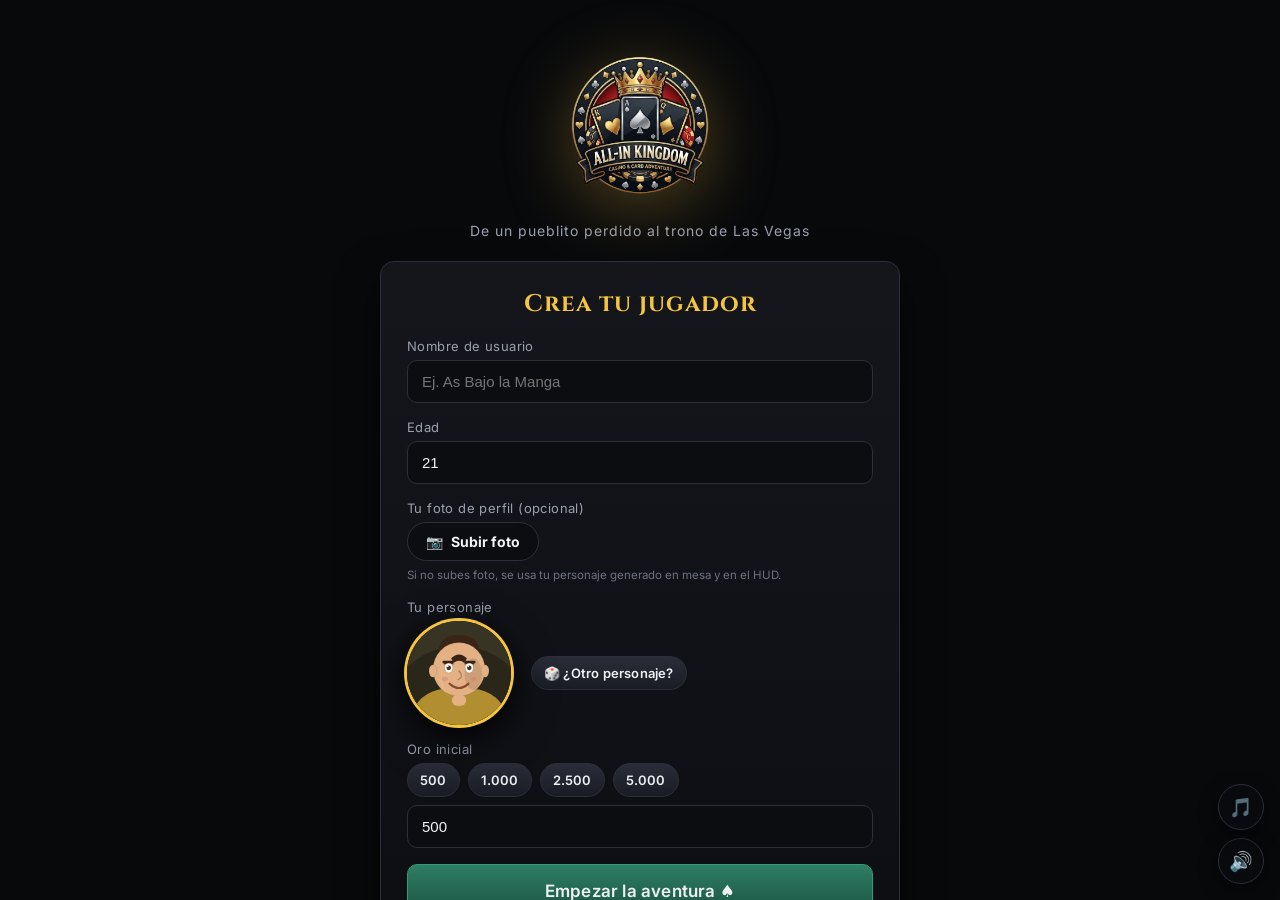
<file: index.html>
<!DOCTYPE html>
<html lang="es">
<head>
  <meta charset="UTF-8" />
  <meta name="viewport" content="width=device-width, initial-scale=1.0" />
  <title>All-In Kingdom · El Imperio del Casino</title>
  <link rel="stylesheet" href="css/styles.css" />
  <link rel="preconnect" href="https://fonts.googleapis.com" />
  <link href="https://fonts.googleapis.com/css2?family=Cinzel:wght@500;700;900&family=Inter:wght@400;500;600;700;800&display=swap" rel="stylesheet" />
</head>
<body>

  <!-- ============================ PERFIL ============================ -->
  <section id="screen-profile" class="screen active">
    <div class="profile-wrap">
      <div class="brand">
        <img class="brand-logo" src="img/logo.png" alt="All-In Kingdom" />
        <p class="brand-sub">De un pueblito perdido al trono de Las Vegas</p>
      </div>

      <div class="panel profile-panel">
        <h2 class="panel-title">Crea tu jugador</h2>

        <label class="field">
          <span class="field-label">Nombre de usuario</span>
          <input id="input-name" type="text" maxlength="16" placeholder="Ej. As Bajo la Manga" autocomplete="off" />
        </label>

        <label class="field">
          <span class="field-label">Edad</span>
          <input id="input-age" type="number" min="18" max="120" value="21" />
        </label>

        <div class="field">
          <span class="field-label">Tu foto de perfil (opcional)</span>
          <div class="photo-row">
            <label for="input-photo" class="photo-upload">📷 <span>Subir foto</span></label>
            <input id="input-photo" type="file" accept="image/*" hidden />
            <div id="photo-preview" class="photo-preview hidden"></div>
          </div>
          <p class="field-hint">Si no subes foto, se usa tu personaje generado en mesa y en el HUD.</p>
        </div>

        <div class="field">
          <span class="field-label">Tu personaje</span>
          <div class="char-pick">
            <div id="char-preview" class="char-preview"></div>
            <button id="btn-char-reroll" type="button" class="btn chip">🎲 ¿Otro personaje?</button>
          </div>
        </div>

        <div class="field">
          <span class="field-label">Oro inicial</span>
          <div class="gold-presets">
            <button type="button" class="btn chip" data-gold="500">500</button>
            <button type="button" class="btn chip" data-gold="1000">1.000</button>
            <button type="button" class="btn chip" data-gold="2500">2.500</button>
            <button type="button" class="btn chip" data-gold="5000">5.000</button>
          </div>
          <input id="gold-input" type="number" min="100" max="100000" step="100" value="500" />
        </div>

        <button id="btn-start" class="btn primary big">Empezar la aventura ♠</button>
        <p class="note">+18 · El juego usa oro ficticio, sin valor real.</p>
      </div>
    </div>
  </section>

  <!-- ======================= MAPA DE CIUDADES ======================= -->
  <section id="screen-city" class="screen">
    <header class="map-hud">
      <div class="hud-left">
        <div id="hud-avatar" class="hud-avatar"></div>
        <div class="hud-names">
          <span id="hud-player-name" class="hud-name">Jugador</span>
          <span class="hud-prog">Mesas ganadas <b id="hud-rep">0</b></span>
        </div>
      </div>
      <div class="hud-right">
        <button id="btn-invest" class="btn ghost small" title="Negocios e inversiones">💼 Negocios</button>
        <button id="btn-city-guide" class="btn ghost small" title="Guía de manos">📖 Guía</button>
        <div class="hud-gold-pill">🪙 <b id="hud-gold">0</b></div>
        <button id="btn-reset" class="btn ghost small" title="Reiniciar aventura">↺</button>
      </div>
    </header>

    <div class="map-body">
      <h2 class="map-title">Ruta de ciudades</h2>
      <p class="map-sub">Gana oro para viajar a ciudades casino cada vez más grandes. Tu destino final: <b>Las Vegas</b>.</p>
      <div id="city-list" class="city-list"></div>
    </div>
  </section>

  <!-- ============================= CASINO ============================= -->
  <section id="screen-casino" class="screen">
    <div id="casino-bg" class="casino-bg"></div>
    <header class="table-hud casino-hud">
      <button id="btn-casino-back" class="btn ghost small" onclick="AllInApp.debug.renderCityMap(); AllInApp.debug.showScreen('screen-city')">← Mapa</button>
      <div id="casino-city" class="table-level">Casino</div>
      <div class="hud-gold-pill">🪙 <b id="casino-gold">0</b></div>
    </header>
    <div id="casino-body" class="casino-body"></div>
  </section>

  <!-- ============================== MESA ============================== -->
  <section id="screen-table" class="screen">
    <header class="table-hud">
      <button id="btn-leave" class="btn ghost small">← Salir</button>
      <div class="hud-center">
        <div id="hud-level" class="table-level">Mesa</div>
        <div class="table-balance">🪙 <b id="tb-gold">0</b> <span id="tb-info" class="tb-info"></span></div>
      </div>
      <div class="hud-right">
        <button id="btn-table-guide" class="btn ghost small">📖 Guía</button>
        <div class="hud-gold-pill">🪙 <b id="hud-gold-table">0</b></div>
      </div>
    </header>

    <div class="felt-wrap">
      <div id="felt" class="felt"></div>
      <div id="controls" class="controls"></div>
    </div>
  </section>

  <!-- ========================= HIPODROMO ============================= -->
  <section id="screen-horses" class="screen">
    <header class="table-hud">
      <button id="btn-hp-back" class="btn ghost small">← Salir</button>
      <div id="hud-hp-level" class="table-level">Hipódromo</div>
      <div class="hud-right">
        <button id="btn-hp-guide" class="btn ghost small">❓ Reglas</button>
        <div class="hud-gold-pill">🪙 <b id="hud-hp-gold">0</b></div>
      </div>
    </header>
    <div class="hp-wrap">
      <div id="hp-status" class="hp-status">Elige un caballo y apuesta.</div>
      <div id="hp-track" class="hp-track"></div>
      <div id="hp-controls" class="hp-controls"></div>
    </div>
  </section>

  <!-- ========================= MINIJUEGOS ============================ -->
  <section id="screen-mini" class="screen">
    <header class="table-hud mini-hud">
      <button id="btn-mini-back" class="btn ghost small">← Salir</button>
      <div id="mini-title" class="table-level">Minijuego</div>
      <div class="hud-right">
        <button id="btn-mini-guide" class="btn ghost small">❓ Reglas</button>
        <div class="hud-gold-pill">🪙 <b id="mini-gold">0</b></div>
      </div>
    </header>
    <div id="mini-body" class="mini-body"></div>
    <div id="mini-controls" class="mini-controls"></div>
  </section>

  <!-- ====================== NEGOCIOS / INVERSIONES ================== -->
  <section id="screen-invest" class="screen">
    <header class="table-hud">
      <button id="btn-invest-back" class="btn ghost small">← Mapa</button>
      <div class="table-level">💼 Negocios e inversiones</div>
      <div class="hud-right">
        <div class="hud-gold-pill">🪙 <b id="invest-gold">0</b></div>
      </div>
    </header>
    <div class="map-body">
      <h2 class="map-title">Ingresos pasivos</h2>
      <p class="map-sub">Compra negocios en cada ciudad y recibe oro automáticamente cada minuto, incluso cuando no estás jugando.</p>
      <div id="invest-list" class="invest-list"></div>
      <div id="invest-help" class="invest-help"></div>
    </div>
  </section>

  <!-- ============================ OVERLAYS ============================ -->
  <button id="sound-toggle" class="sound-toggle" title="Efectos on/off">🔊</button>
  <button id="music-toggle" class="sound-toggle music-toggle" title="Música on/off">🎵</button>

  <div id="modal-overlay" class="modal-overlay">
    <div id="modal-box" class="modal-box"></div>
  </div>

  <div id="toast-box" class="toast-box"></div>
  <div id="fx-layer" class="fx-layer"></div>

  <script src="js/guard.js"></script>
  <script src="js/deck.js"></script>
  <script src="js/poker.js"></script>
  <script src="js/blackjack.js"></script>
  <script src="js/horses.js"></script>
  <script src="js/roulette.js"></script>
  <script src="js/slots.js"></script>
  <script src="js/baccarat.js"></script>
  <script src="js/dice.js"></script>
  <script src="js/sound.js"></script>
  <script src="js/ai.js"></script>
  <script src="js/progression.js"></script>
  <script src="js/cityart.js"></script>
  <script src="js/characters.js"></script>
  <script src="js/ui.js"></script>
  <script src="js/game.js"></script>
</body>
</html>
</file>
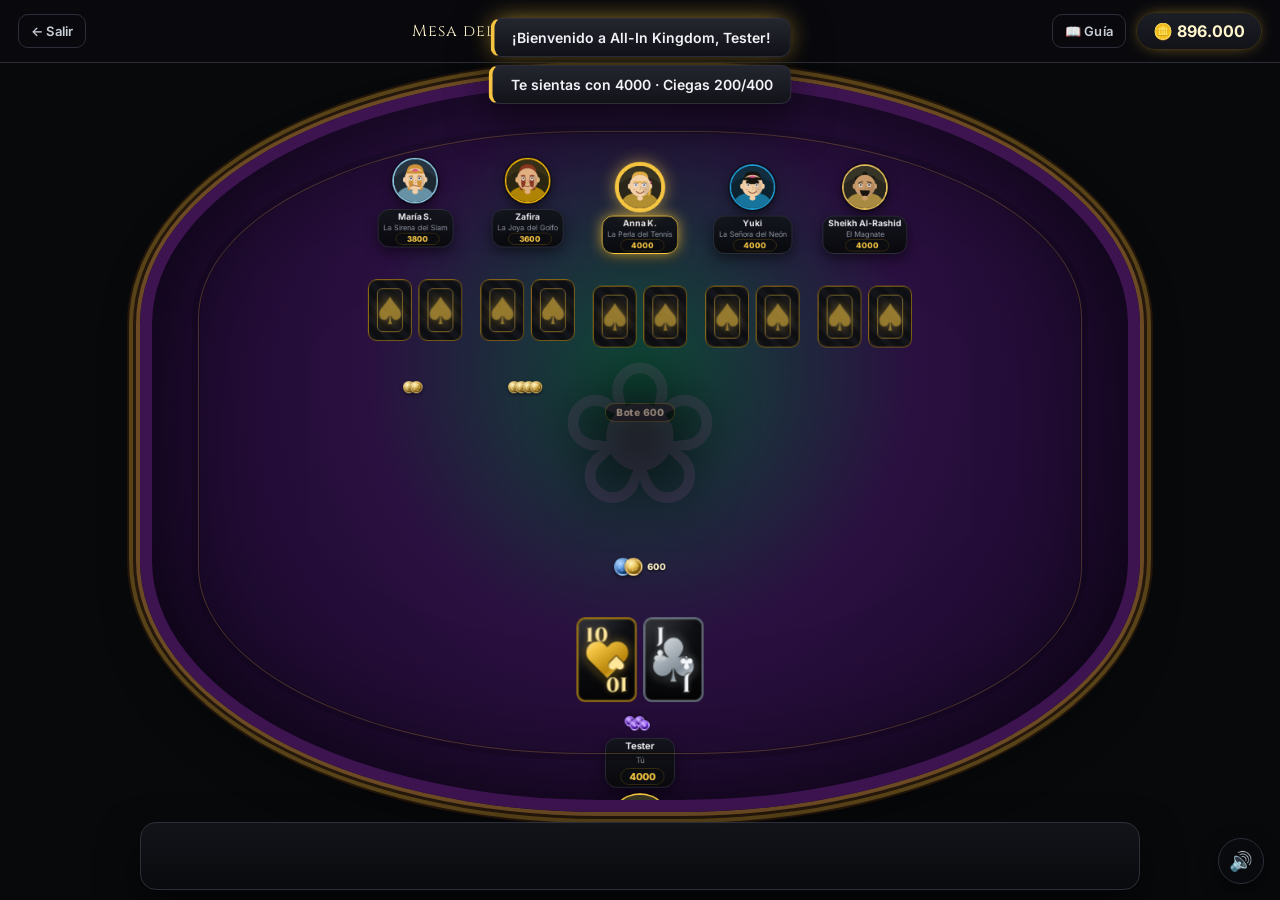
<file: geo.html>
<!DOCTYPE html>
<html lang="es">
<head>
  <meta charset="UTF-8" />
  <meta name="viewport" content="width=device-width, initial-scale=1.0" />
  <title>All-In Kingdom · El Imperio del Casino</title>
  <link rel="stylesheet" href="css/styles.css" />
  <link rel="preconnect" href="https://fonts.googleapis.com" />
  <link href="https://fonts.googleapis.com/css2?family=Cinzel:wght@500;700;900&family=Inter:wght@400;500;600;700;800&display=swap" rel="stylesheet" />
</head>
<body>

  <!-- ============================ PERFIL ============================ -->
  <section id="screen-profile" class="screen active">
    <div class="profile-wrap">
      <div class="brand">
        <img class="brand-logo" src="img/logo.png" alt="All-In Kingdom" />
        <p class="brand-sub">De un pueblito perdido al trono de Las Vegas</p>
      </div>

      <div class="panel profile-panel">
        <h2 class="panel-title">Crea tu jugador</h2>

        <label class="field">
          <span class="field-label">Nombre de usuario</span>
          <input id="input-name" type="text" maxlength="16" placeholder="Ej. As Bajo la Manga" autocomplete="off" />
        </label>

        <label class="field">
          <span class="field-label">Edad</span>
          <input id="input-age" type="number" min="18" max="120" value="21" />
        </label>

        <div class="field">
          <span class="field-label">Tu foto de perfil (opcional)</span>
          <div class="photo-row">
            <label for="input-photo" class="photo-upload">📷 <span>Subir foto</span></label>
            <input id="input-photo" type="file" accept="image/*" hidden />
            <div id="photo-preview" class="photo-preview hidden"></div>
          </div>
          <p class="field-hint">Si no subes foto, se usa tu personaje generado en mesa y en el HUD.</p>
        </div>

        <div class="field">
          <span class="field-label">Tu personaje</span>
          <div class="char-pick">
            <div id="char-preview" class="char-preview"></div>
            <button id="btn-char-reroll" type="button" class="btn chip">🎲 ¿Otro personaje?</button>
          </div>
        </div>

        <div class="field">
          <span class="field-label">Oro inicial</span>
          <div class="gold-presets">
            <button type="button" class="btn chip" data-gold="500">500</button>
            <button type="button" class="btn chip" data-gold="1000">1.000</button>
            <button type="button" class="btn chip" data-gold="2500">2.500</button>
            <button type="button" class="btn chip" data-gold="5000">5.000</button>
          </div>
          <input id="gold-input" type="number" min="100" max="100000" step="100" value="500" />
        </div>

        <button id="btn-start" class="btn primary big">Empezar la aventura ♠</button>
        <p class="note">+18 · El juego usa oro ficticio, sin valor real.</p>
      </div>
    </div>
  </section>

  <!-- ======================= MAPA DE CIUDADES ======================= -->
  <section id="screen-city" class="screen">
    <header class="map-hud">
      <div class="hud-left">
        <div id="hud-avatar" class="hud-avatar"></div>
        <div class="hud-names">
          <span id="hud-player-name" class="hud-name">Jugador</span>
          <span class="hud-prog">Mesas ganadas <b id="hud-rep">0</b></span>
        </div>
      </div>
      <div class="hud-right">
        <button id="btn-city-guide" class="btn ghost small" title="Guía de manos">📖 Guía</button>
        <div class="hud-gold-pill">🪙 <b id="hud-gold">0</b></div>
        <button id="btn-reset" class="btn ghost small" title="Reiniciar aventura">↺</button>
      </div>
    </header>

    <div class="map-body">
      <h2 class="map-title">Ruta de ciudades</h2>
      <p class="map-sub">Gana oro para viajar a ciudades casino cada vez más grandes. Tu destino final: <b>Las Vegas</b>.</p>
      <div id="city-list" class="city-list"></div>
    </div>
  </section>

  <!-- ============================= CASINO ============================= -->
  <section id="screen-casino" class="screen">
    <div id="casino-bg" class="casino-bg"></div>
    <header class="table-hud casino-hud">
      <button id="btn-casino-back" class="btn ghost small" onclick="AllInApp.debug.renderCityMap(); AllInApp.debug.showScreen('screen-city')">← Mapa</button>
      <div id="casino-city" class="table-level">Casino</div>
      <div class="hud-gold-pill">🪙 <b id="casino-gold">0</b></div>
    </header>
    <div id="casino-body" class="casino-body"></div>
  </section>

  <!-- ============================== MESA ============================== -->
  <section id="screen-table" class="screen">
    <header class="table-hud">
      <button id="btn-leave" class="btn ghost small">← Salir</button>
      <div id="hud-level" class="table-level">Mesa</div>
      <div class="hud-right">
        <button id="btn-table-guide" class="btn ghost small">📖 Guía</button>
        <div class="hud-gold-pill">🪙 <b id="hud-gold-table">0</b></div>
      </div>
    </header>

    <div class="felt-wrap">
      <div id="felt" class="felt"></div>
      <div id="controls" class="controls"></div>
    </div>
  </section>

  <!-- ========================= HIPODROMO ============================= -->
  <section id="screen-horses" class="screen">
    <header class="table-hud">
      <button id="btn-hp-back" class="btn ghost small">← Salir</button>
      <div id="hud-hp-level" class="table-level">Hipódromo</div>
      <div class="hud-right">
        <button id="btn-hp-guide" class="btn ghost small">❓ Reglas</button>
        <div class="hud-gold-pill">🪙 <b id="hud-hp-gold">0</b></div>
      </div>
    </header>
    <div class="hp-wrap">
      <div id="hp-status" class="hp-status">Elige un caballo y apuesta.</div>
      <div id="hp-track" class="hp-track"></div>
      <div id="hp-controls" class="hp-controls"></div>
    </div>
  </section>

  <!-- ============================ OVERLAYS ============================ -->
  <button id="sound-toggle" class="sound-toggle" title="Sonido on/off">🔊</button>

  <div id="modal-overlay" class="modal-overlay">
    <div id="modal-box" class="modal-box"></div>
  </div>

  <div id="toast-box" class="toast-box"></div>
  <div id="fx-layer" class="fx-layer"></div>

  <script src="js/guard.js"></script>
  <script src="js/deck.js"></script>
  <script src="js/poker.js"></script>
  <script src="js/blackjack.js"></script>
  <script src="js/horses.js"></script>
  <script src="js/sound.js"></script>
  <script src="js/ai.js"></script>
  <script src="js/progression.js"></script>
  <script src="js/characters.js"></script>
  <script src="js/ui.js"></script>
  <script src="js/game.js"></script>
  <script>
  window.addEventListener("DOMContentLoaded", function () {
    var m = location.search.match(/mode=(\w+)/);
    var mode = m ? m[1] : "poker";
    document.getElementById("input-name").value = "Tester";
    document.getElementById("input-age").value = "21";
    document.getElementById("gold-input").value = "900000";
    document.getElementById("btn-start").click();
    AllInApp.state.gold = 900000;
    var city = AK.cityById("tokio");
    var cas = city.casinos[0];
    var t = cas.tables.filter(function (x) { return x.game === (mode === "blackjack" ? "blackjack" : "poker"); })[0];
    AllInApp.debug.startTable(city, cas, t);

    function r(el) {
      if (!el) return null;
      var b = el.getBoundingClientRect();
      return { x: Math.round(b.left), y: Math.round(b.top), w: Math.round(b.width), h: Math.round(b.height), r: Math.round(b.right), b: Math.round(b.bottom) };
    }
    setTimeout(function () {
      var out = { vw: window.innerWidth, vh: window.innerHeight, mode: mode };
      out.felt = r(document.getElementById("felt"));
      out.center = r(document.querySelector(".felt-center"));
      out.board = r(document.getElementById("board-cards"));
      out.controls = r(document.getElementById("controls"));
      out.seats = [];
      document.querySelectorAll("#felt .seat").forEach(function (s, i) {
        var cards = document.querySelectorAll("#felt .seat")[i].querySelectorAll(".card");
        out.seats.push({
          cls: s.className,
          seat: r(s),
          cards: Array.prototype.map.call(cards, r),
          hand: r(s.querySelector(".seat-hand"))
        });
      });
      var pre = document.createElement("pre");
      pre.id = "geo";
      pre.textContent = "GEO:" + JSON.stringify(out);
      document.body.appendChild(pre);
    }, 3500);
  });
  </script>
</body>
</html>
</file>
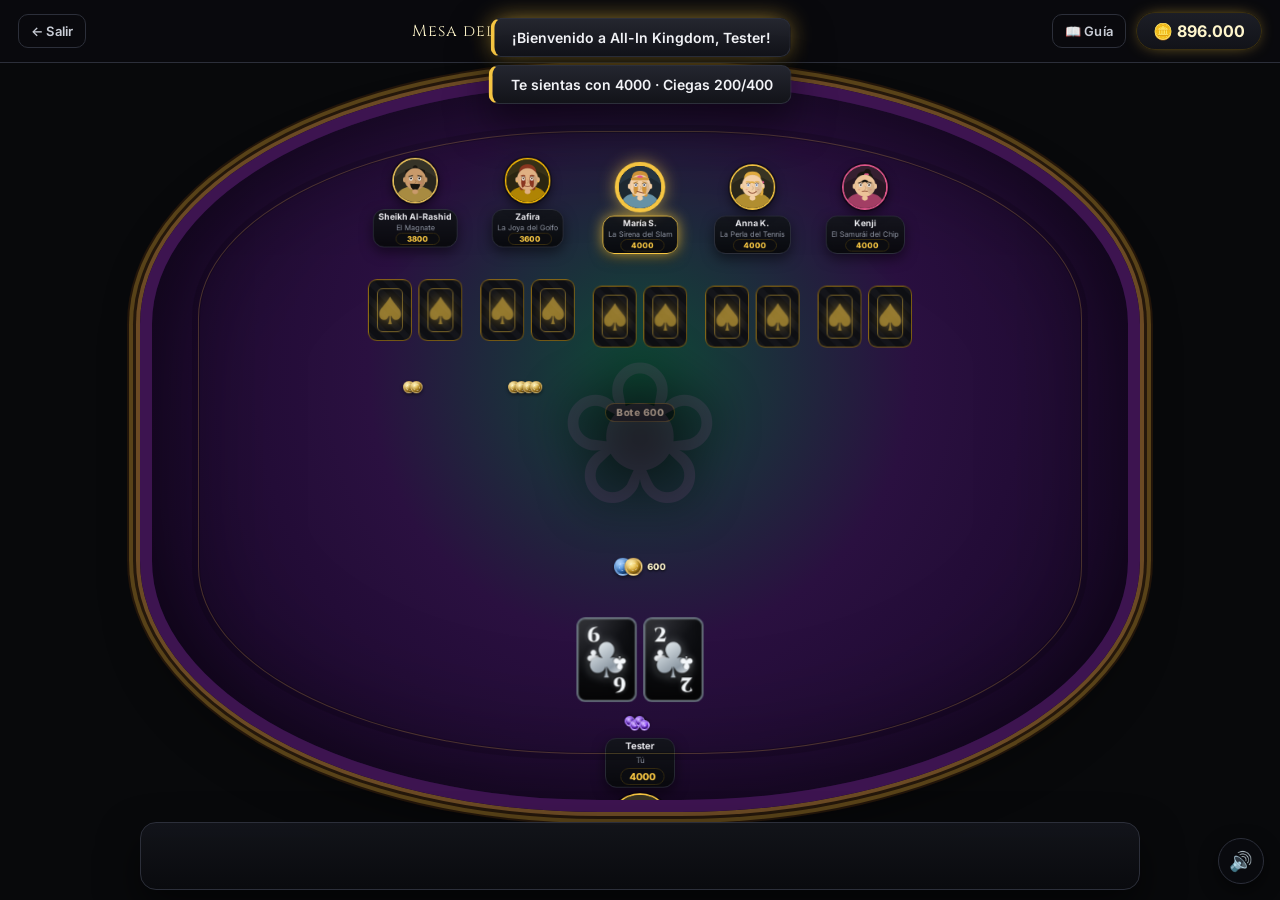
<file: shot.html>
<!DOCTYPE html>
<html lang="es">
<head>
  <meta charset="UTF-8" />
  <meta name="viewport" content="width=device-width, initial-scale=1.0" />
  <title>All-In Kingdom · El Imperio del Casino</title>
  <link rel="stylesheet" href="css/styles.css" />
  <link rel="preconnect" href="https://fonts.googleapis.com" />
  <link href="https://fonts.googleapis.com/css2?family=Cinzel:wght@500;700;900&family=Inter:wght@400;500;600;700;800&display=swap" rel="stylesheet" />
</head>
<body>

  <!-- ============================ PERFIL ============================ -->
  <section id="screen-profile" class="screen active">
    <div class="profile-wrap">
      <div class="brand">
        <img class="brand-logo" src="img/logo.png" alt="All-In Kingdom" />
        <p class="brand-sub">De un pueblito perdido al trono de Las Vegas</p>
      </div>

      <div class="panel profile-panel">
        <h2 class="panel-title">Crea tu jugador</h2>

        <label class="field">
          <span class="field-label">Nombre de usuario</span>
          <input id="input-name" type="text" maxlength="16" placeholder="Ej. As Bajo la Manga" autocomplete="off" />
        </label>

        <label class="field">
          <span class="field-label">Edad</span>
          <input id="input-age" type="number" min="18" max="120" value="21" />
        </label>

        <div class="field">
          <span class="field-label">Tu foto de perfil (opcional)</span>
          <div class="photo-row">
            <label for="input-photo" class="photo-upload">📷 <span>Subir foto</span></label>
            <input id="input-photo" type="file" accept="image/*" hidden />
            <div id="photo-preview" class="photo-preview hidden"></div>
          </div>
          <p class="field-hint">Si no subes foto, se usa tu personaje generado en mesa y en el HUD.</p>
        </div>

        <div class="field">
          <span class="field-label">Tu personaje</span>
          <div class="char-pick">
            <div id="char-preview" class="char-preview"></div>
            <button id="btn-char-reroll" type="button" class="btn chip">🎲 ¿Otro personaje?</button>
          </div>
        </div>

        <div class="field">
          <span class="field-label">Oro inicial</span>
          <div class="gold-presets">
            <button type="button" class="btn chip" data-gold="500">500</button>
            <button type="button" class="btn chip" data-gold="1000">1.000</button>
            <button type="button" class="btn chip" data-gold="2500">2.500</button>
            <button type="button" class="btn chip" data-gold="5000">5.000</button>
          </div>
          <input id="gold-input" type="number" min="100" max="100000" step="100" value="500" />
        </div>

        <button id="btn-start" class="btn primary big">Empezar la aventura ♠</button>
        <p class="note">+18 · El juego usa oro ficticio, sin valor real.</p>
      </div>
    </div>
  </section>

  <!-- ======================= MAPA DE CIUDADES ======================= -->
  <section id="screen-city" class="screen">
    <header class="map-hud">
      <div class="hud-left">
        <div id="hud-avatar" class="hud-avatar"></div>
        <div class="hud-names">
          <span id="hud-player-name" class="hud-name">Jugador</span>
          <span class="hud-prog">Mesas ganadas <b id="hud-rep">0</b></span>
        </div>
      </div>
      <div class="hud-right">
        <button id="btn-city-guide" class="btn ghost small" title="Guía de manos">📖 Guía</button>
        <div class="hud-gold-pill">🪙 <b id="hud-gold">0</b></div>
        <button id="btn-reset" class="btn ghost small" title="Reiniciar aventura">↺</button>
      </div>
    </header>

    <div class="map-body">
      <h2 class="map-title">Ruta de ciudades</h2>
      <p class="map-sub">Gana oro para viajar a ciudades casino cada vez más grandes. Tu destino final: <b>Las Vegas</b>.</p>
      <div id="city-list" class="city-list"></div>
    </div>
  </section>

  <!-- ============================= CASINO ============================= -->
  <section id="screen-casino" class="screen">
    <div id="casino-bg" class="casino-bg"></div>
    <header class="table-hud casino-hud">
      <button id="btn-casino-back" class="btn ghost small" onclick="AllInApp.debug.renderCityMap(); AllInApp.debug.showScreen('screen-city')">← Mapa</button>
      <div id="casino-city" class="table-level">Casino</div>
      <div class="hud-gold-pill">🪙 <b id="casino-gold">0</b></div>
    </header>
    <div id="casino-body" class="casino-body"></div>
  </section>

  <!-- ============================== MESA ============================== -->
  <section id="screen-table" class="screen">
    <header class="table-hud">
      <button id="btn-leave" class="btn ghost small">← Salir</button>
      <div id="hud-level" class="table-level">Mesa</div>
      <div class="hud-right">
        <button id="btn-table-guide" class="btn ghost small">📖 Guía</button>
        <div class="hud-gold-pill">🪙 <b id="hud-gold-table">0</b></div>
      </div>
    </header>

    <div class="felt-wrap">
      <div id="felt" class="felt"></div>
      <div id="controls" class="controls"></div>
    </div>
  </section>

  <!-- ========================= HIPODROMO ============================= -->
  <section id="screen-horses" class="screen">
    <header class="table-hud">
      <button id="btn-hp-back" class="btn ghost small">← Salir</button>
      <div id="hud-hp-level" class="table-level">Hipódromo</div>
      <div class="hud-right">
        <button id="btn-hp-guide" class="btn ghost small">❓ Reglas</button>
        <div class="hud-gold-pill">🪙 <b id="hud-hp-gold">0</b></div>
      </div>
    </header>
    <div class="hp-wrap">
      <div id="hp-status" class="hp-status">Elige un caballo y apuesta.</div>
      <div id="hp-track" class="hp-track"></div>
      <div id="hp-controls" class="hp-controls"></div>
    </div>
  </section>

  <!-- ============================ OVERLAYS ============================ -->
  <button id="sound-toggle" class="sound-toggle" title="Sonido on/off">🔊</button>

  <div id="modal-overlay" class="modal-overlay">
    <div id="modal-box" class="modal-box"></div>
  </div>

  <div id="toast-box" class="toast-box"></div>
  <div id="fx-layer" class="fx-layer"></div>

  <script src="js/guard.js"></script>
  <script src="js/deck.js"></script>
  <script src="js/poker.js"></script>
  <script src="js/blackjack.js"></script>
  <script src="js/horses.js"></script>
  <script src="js/sound.js"></script>
  <script src="js/ai.js"></script>
  <script src="js/progression.js"></script>
  <script src="js/characters.js"></script>
  <script src="js/ui.js"></script>
  <script src="js/game.js"></script>
  <script>
  window.addEventListener("DOMContentLoaded", function () {
    var m = location.search.match(/mode=(\w+)/);
    var mode = m ? m[1] : "poker";
    var wm = location.search.match(/w=(\d+)/);
    var winW = wm ? parseInt(wm[1], 10) : 0;
    if (winW) { try { window.resizeTo(winW, 900); } catch (e) {} }
    document.getElementById("input-name").value = "Tester";
    document.getElementById("input-age").value = "21";
    document.getElementById("gold-input").value = "900000";
    document.getElementById("btn-start").click();
    AllInApp.state.gold = 900000;
    var cityId = (location.search.match(/city=(\w+)/) || [])[1] || "tokio";
    var city = AK.cityById(cityId);
    var cas = city.casinos[0];
    var t = cas.tables.filter(function (x) { return x.game === (mode === "blackjack" ? "blackjack" : (mode === "horses" ? "horses" : "poker")); })[0];
    AllInApp.debug.startTable(city, cas, t);
  });
  </script>
</body>
</html>
</file>
<file: css/styles.css>
/* ==========================================================================
 * ALL-IN KINGDOM  ·  styles.css
 * Tema casino elegante: negro, oro y plata metalicos.
 * ========================================================================== */

:root {
  --bg:            #08090b;
  --bg-2:          #101116;
  --panel:         #15161c;
  --panel-2:       #1c1e26;
  --line:          #2c2f3a;

  --gold:          #f5c542;
  --gold-lt:       #fff6cc;
  --gold-dk:       #9c7412;
  --gold-grad:     linear-gradient(145deg, #fff6cc 0%, #f5c542 28%, #b8860b 62%, #ffdf70 82%, #7a5c00 100%);

  --silver:        #d5dde2;
  --silver-lt:     #ffffff;
  --silver-dk:     #6b7681;
  --silver-grad:   linear-gradient(145deg, #ffffff 0%, #d5dde2 30%, #8d99a4 62%, #f2f5f7 82%, #5d6770 100%);

  --felt:          #0e3d2f;
  --felt-2:        #0a2c22;
  --felt-edge:     #061a13;

  --win:           #4ade80;
  --lose:          #f87171;
  --warn:          #fbbf24;

  --radius:        14px;
  --shadow:        0 18px 40px rgba(0,0,0,.55);
  --font-title:    "Cinzel", Georgia, serif;
  --font:          "Inter", system-ui, "Segoe UI", sans-serif;
}

* { box-sizing: border-box; }

html, body {
  margin: 0;
  padding: 0;
  height: 100%;
  background: var(--bg);
  color: #e9e9ee;
  font-family: var(--font);
  -webkit-font-smoothing: antialiased;
  overflow: hidden;
}

body::before {
  content: "";
  position: fixed;
  inset: 0;
  background:
    radial-gradient(1200px 700px at 50% -10%, rgba(245,197,66,.10), transparent 60%),
    radial-gradient(900px 500px at 15% 110%, rgba(140,160,255,.06), transparent 60%),
    #08090b;
  z-index: -2;
}

button { font-family: inherit; }

/* ---------------------------------------------------------------- *
 *  PANTALLAS                                                       *
 * ---------------------------------------------------------------- */
.screen {
  position: fixed;
  inset: 0;
  display: none;
  flex-direction: column;
  overflow: auto;
}
.screen.active { display: flex; }

/* ---------------------------------------------------------------- *
 *  BOTONES                                                         *
 * ---------------------------------------------------------------- */
.btn {
  border: 1px solid var(--line);
  background: linear-gradient(180deg, #24262f, #17181e);
  color: #eef0f4;
  padding: 12px 18px;
  border-radius: 10px;
  font-size: 15px;
  font-weight: 600;
  cursor: pointer;
  transition: transform .12s ease, box-shadow .2s ease, filter .2s ease;
  letter-spacing: .2px;
}
.btn:hover:not(:disabled) { transform: translateY(-2px); filter: brightness(1.12); }
.btn:active:not(:disabled) { transform: translateY(0); }
.btn:disabled { opacity: .45; cursor: not-allowed; }

.btn.primary {
  background: linear-gradient(180deg, #2f7d64, #17513f);
  border-color: #2f9d7a;
}
.btn.gold {
  background: var(--gold-grad);
  color: #2a1e00;
  border-color: #ffdf70;
  text-shadow: 0 1px 0 rgba(255,255,255,.4);
}
.btn.danger {
  background: linear-gradient(180deg, #b5122b, #7d0d1f);
  border-color: #e03552;
}
.btn.ghost {
  background: transparent;
  border-color: var(--line);
  color: #c9cdd6;
}
.btn.chip {
  padding: 8px 12px;
  font-size: 13px;
  border-radius: 999px;
  background: linear-gradient(180deg, #2a2d38, #1a1c24);
}
.btn.chip.selected { border-color: var(--gold); color: var(--gold); box-shadow: 0 0 0 1px var(--gold) inset; }
.btn.big { width: 100%; padding: 16px; font-size: 17px; }
.btn.small { padding: 8px 12px; font-size: 13px; }

/* ---------------------------------------------------------------- *
 *  PERFIL                                                          *
 * ---------------------------------------------------------------- */
.profile-wrap {
  margin: auto;
  width: 100%;
  max-width: 560px;
  padding: 32px 20px 60px;
}
.brand { text-align: center; margin-bottom: 22px; }
.brand-crown {
  display: inline-block;
  font-size: 34px;
  color: var(--gold);
  filter: drop-shadow(0 0 14px rgba(245,197,66,.5));
}
.brand-title {
  font-family: var(--font-title);
  font-size: clamp(30px, 7vw, 46px);
  margin: 6px 0 4px;
  letter-spacing: 3px;
  background: var(--gold-grad);
  -webkit-background-clip: text;
  background-clip: text;
  color: transparent;
  font-weight: 900;
}
.brand-title span {
  background: var(--silver-grad);
  -webkit-background-clip: text;
  background-clip: text;
  color: transparent;
}
.brand-sub { color: #9aa0ad; margin: 0; letter-spacing: 1px; font-size: 14px; }

.panel {
  background: linear-gradient(180deg, var(--panel), #0d0e12);
  border: 1px solid var(--line);
  border-radius: var(--radius);
  box-shadow: var(--shadow);
  padding: 26px;
}
.panel-title {
  font-family: var(--font-title);
  text-align: center;
  margin: 0 0 18px;
  color: var(--gold);
  letter-spacing: 1px;
}

.field { display: block; margin-bottom: 16px; }
.field-label { display: block; font-size: 13px; color: #9aa0ad; margin-bottom: 6px; letter-spacing: .4px; }

input[type="text"], input[type="number"] {
  width: 100%;
  padding: 12px 14px;
  background: #0c0d11;
  border: 1px solid var(--line);
  border-radius: 10px;
  color: #f2f3f7;
  font-size: 15px;
  outline: none;
  transition: border-color .2s;
}
input[type="text"]:focus, input[type="number"]:focus { border-color: var(--gold); }

.avatar-grid {
  display: grid;
  grid-template-columns: repeat(auto-fill, minmax(70px, 1fr));
  gap: 10px;
}
.avatar-opt {
  display: flex;
  flex-direction: column;
  align-items: center;
  gap: 4px;
  padding: 10px 6px;
  background: #0c0d11;
  border: 1px solid var(--line);
  border-radius: 12px;
  cursor: pointer;
  transition: all .15s;
}
.avatar-opt:hover { border-color: var(--accent); transform: translateY(-2px); }
.avatar-opt.selected {
  border-color: var(--accent);
  box-shadow: 0 0 0 1px var(--accent) inset, 0 0 18px -4px var(--accent);
  background: #14161c;
}
.avatar-emoji { font-size: 26px; }
.avatar-label { font-size: 11px; color: #9aa0ad; }

.gold-presets { display: flex; gap: 8px; flex-wrap: wrap; margin-bottom: 8px; }

.note { text-align: center; color: #6c7180; font-size: 12px; margin: 12px 0 0; }

/* ---------------------------------------------------------------- *
 *  MAPA                                                           *
 * ---------------------------------------------------------------- */
.map-hud {
  display: flex;
  align-items: center;
  justify-content: space-between;
  gap: 12px;
  padding: 14px 20px;
  background: linear-gradient(180deg, rgba(20,22,28,.95), rgba(12,13,17,.85));
  border-bottom: 1px solid var(--line);
  position: sticky;
  top: 0;
  z-index: 5;
  backdrop-filter: blur(6px);
}
.hud-left { display: flex; align-items: center; gap: 12px; }
.hud-names { display: flex; flex-direction: column; }
.hud-name { font-weight: 700; font-size: 16px; }
.hud-prog { font-size: 12px; color: #9aa0ad; }
.hud-right { display: flex; align-items: center; gap: 10px; }

.hud-avatar, .hud-avatar > .avatar-glyph {
  width: 44px; height: 44px;
  display: grid; place-items: center;
  border-radius: 50%;
  font-size: 22px;
}
.avatar-glyph {
  position: relative;
  border: 1px solid var(--accent, var(--gold));
  background: radial-gradient(circle at 35% 30%, #232630, #0c0d11);
  box-shadow: 0 0 14px -3px var(--accent, var(--gold)), 0 0 0 3px rgba(0,0,0,.4);
  border-radius: 50%;
  width: 100%; height: 100%;
  display: grid; place-items: center;
}

.hud-gold-pill {
  background: linear-gradient(180deg, #1c1e26, #121319);
  border: 1px solid #3a2f10;
  border-radius: 999px;
  padding: 8px 16px;
  font-weight: 700;
  color: var(--gold);
  box-shadow: 0 0 18px -8px var(--gold);
}
.hud-gold-pill b { color: var(--gold-lt); }

.map-body { padding: 26px 20px 80px; max-width: 1100px; margin: 0 auto; width: 100%; }
.map-title { font-family: var(--font-title); font-size: 28px; margin: 0 0 4px; }
.map-sub { color: #9aa0ad; margin: 0 0 26px; }

.region { margin-bottom: 30px; }
.region-title {
  font-family: var(--font-title);
  font-size: 20px;
  margin: 0 0 14px;
  padding-left: 14px;
  border-left: 4px solid var(--region-hue);
  letter-spacing: 1px;
}
.level-grid {
  display: grid;
  grid-template-columns: repeat(auto-fill, minmax(260px, 1fr));
  gap: 16px;
}

.level-card {
  text-align: left;
  background: linear-gradient(180deg, var(--panel-2), #101116);
  border: 1px solid var(--line);
  border-radius: var(--radius);
  padding: 16px;
  cursor: pointer;
  transition: all .18s;
  color: inherit;
  position: relative;
  overflow: hidden;
}
.level-card::after {
  content: "";
  position: absolute;
  left: 0; top: 0; bottom: 0;
  width: 4px;
  background: var(--region-hue);
  opacity: .7;
}
.level-card:hover:not(:disabled) { transform: translateY(-4px); border-color: var(--region-hue); box-shadow: 0 16px 34px -16px var(--region-hue); }
.level-card.locked { opacity: .42; filter: grayscale(.7); cursor: not-allowed; }
.level-card.cleared { border-color: #2f9d7a; }
.level-card.boss {
  background: linear-gradient(180deg, #241019, #120a0f);
  border-color: #7d0d1f;
}
.level-card.boss::after { background: var(--gold); }
.level-card.boss:hover:not(:disabled) { border-color: var(--gold); box-shadow: 0 16px 34px -14px var(--gold); }

.level-head { display: flex; align-items: center; gap: 8px; margin-bottom: 6px; }
.level-city { font-size: 12px; color: #9aa0ad; text-transform: uppercase; letter-spacing: 1px; }
.boss-tag {
  font-size: 10px; font-weight: 800; letter-spacing: 1px;
  background: var(--gold-grad); color: #2a1e00;
  padding: 2px 7px; border-radius: 4px;
}
.clear-tag { margin-left: auto; color: var(--win); font-weight: 800; }
.level-name { font-size: 17px; font-weight: 700; margin-bottom: 10px; }
.level-meta { display: flex; gap: 8px; flex-wrap: wrap; margin-bottom: 10px; }
.game-tag, .stake-tag {
  font-size: 12px; padding: 3px 9px; border-radius: 999px;
  background: #0c0d11; border: 1px solid var(--line); color: #b9bec9;
}
.game-tag { color: var(--silver); }
.level-reward { font-size: 13px; color: #9aa0ad; }
.level-reward b { color: var(--gold); }

/* ---------------------------------------------------------------- *
 *  MESA DE JUEGO                                                   *
 * ---------------------------------------------------------------- */
.table-hud {
  display: flex; align-items: center; justify-content: space-between;
  gap: 10px; padding: 12px 18px;
  background: rgba(10,11,14,.9);
  border-bottom: 1px solid var(--line);
  z-index: 5;
}
.table-level { font-family: var(--font-title); letter-spacing: 1px; color: var(--gold-lt); }

.felt-wrap {
  flex: 1;
  display: flex;
  flex-direction: column;
  align-items: center;
  justify-content: center;
  padding: 16px;
  gap: 14px;
  min-height: 0;
}
.felt {
  width: min(900px, 96vw);
  flex: 1;
  min-height: 360px;
  border-radius: 46% / 30%;
  background:
    radial-gradient(ellipse at 50% 40%, #12503d 0%, var(--felt) 45%, var(--felt-2) 80%, var(--felt-edge) 100%);
  border: 10px solid #2b1c10;
  box-shadow:
    0 0 0 3px #5a3d1e,
    0 0 0 6px #22150a,
    inset 0 0 90px rgba(0,0,0,.6),
    var(--shadow);
  display: flex;
  flex-direction: column;
  justify-content: space-between;
  align-items: center;
  padding: 22px clamp(14px, 3vw, 40px);
  position: relative;
  overflow: hidden;
}
.felt::before {
  content: "";
  position: absolute; inset: 18px;
  border-radius: 46% / 30%;
  border: 1px dashed rgba(245,197,66,.18);
  pointer-events: none;
}

/* Asientos */
.seat { display: flex; flex-direction: column; align-items: center; gap: 8px; z-index: 2; }
.seat-opp { align-self: center; }
.seat-you { align-self: center; }
.seat-info {
  display: flex; align-items: center; gap: 10px;
  background: linear-gradient(180deg, rgba(20,22,28,.92), rgba(10,11,15,.92));
  border: 1px solid var(--line);
  border-radius: 999px;
  padding: 6px 16px 6px 8px;
  box-shadow: 0 6px 18px rgba(0,0,0,.5);
}
.seat-info .hud-avatar, .seat-info .hud-avatar > .avatar-glyph { width: 36px; height: 36px; font-size: 18px; }
.seat-text { display: flex; flex-direction: column; line-height: 1.15; }
.seat-name { font-weight: 700; font-size: 14px; }
.seat-title { font-size: 11px; color: #8f95a3; }
.seat-stack {
  margin-left: 6px;
  font-weight: 800;
  color: var(--gold);
  background: #0b0c10;
  border: 1px solid #3a2f10;
  border-radius: 999px;
  padding: 4px 12px;
  min-width: 54px;
  text-align: center;
}

/* Centro */
.board { display: flex; flex-direction: column; align-items: center; gap: 10px; z-index: 2; }
.pot-row { min-height: 26px; }
.pot {
  font-weight: 800;
  color: var(--gold-lt);
  background: rgba(0,0,0,.45);
  border: 1px solid rgba(245,197,66,.35);
  border-radius: 999px;
  padding: 5px 18px;
  font-size: 14px;
  letter-spacing: .5px;
}
.pot.hot { animation: potPulse 1.1s ease-in-out infinite; }
@keyframes potPulse {
  0%,100% { box-shadow: 0 0 0 0 rgba(245,197,66,.4); }
  50% { box-shadow: 0 0 22px 2px rgba(245,197,66,.55); }
}
.hand-name {
  font-family: var(--font-title);
  color: var(--silver);
  letter-spacing: 1px;
  font-size: 14px;
  min-height: 18px;
}

/* Manos */
.hand { display: flex; gap: 8px; min-height: 112px; align-items: center; }
.board-hand { min-height: 118px; }
.seat-you .hand { margin-bottom: 2px; }

/* ---------------------------------------------------------------- *
 *  CARTAS                                                          *
 * ---------------------------------------------------------------- */
.card {
  width: 76px;
  height: 108px;
  perspective: 900px;
  flex: 0 0 auto;
}
.card-inner {
  position: relative;
  width: 100%; height: 100%;
  transform-style: preserve-3d;
  transition: transform .5s cubic-bezier(.2,.7,.2,1);
}
.card.is-down .card-inner { transform: rotateY(180deg); }

.card-face {
  position: absolute;
  inset: 0;
  border-radius: 9px;
  backface-visibility: hidden;
  -webkit-backface-visibility: hidden;
  overflow: hidden;
}

/* Frente: negro mate profundo con borde metalico */
.card-front {
  background:
    radial-gradient(120% 90% at 30% 10%, #1b1c22 0%, #0c0d10 55%, #050506 100%);
  border: 1.5px solid #3a3d47;
  display: flex;
  align-items: center;
  justify-content: center;
}
.card[data-color="gold"] .card-front { border-color: var(--gold-dk); box-shadow: inset 0 0 0 1px rgba(245,197,66,.25); }
.card[data-color="silver"] .card-front { border-color: var(--silver-dk); box-shadow: inset 0 0 0 1px rgba(213,221,226,.22); }

.card-front .corner {
  position: absolute;
  display: flex;
  flex-direction: column;
  align-items: center;
  line-height: 1;
  font-weight: 800;
}
.card-front .corner.tl { top: 6px; left: 7px; }
.card-front .corner.br { bottom: 6px; right: 7px; transform: rotate(180deg); }
.card-front .rk { font-size: 17px; font-family: var(--font-title); }
.card-front .st { font-size: 15px; margin-top: 1px; }

.card[data-color="gold"] .rk,
.card[data-color="gold"] .st,
.card[data-color="gold"] .pip {
  background: var(--gold-grad);
  -webkit-background-clip: text;
  background-clip: text;
  color: transparent;
  filter: drop-shadow(0 0 4px rgba(245,197,66,.35));
}
.card[data-color="silver"] .rk,
.card[data-color="silver"] .st,
.card[data-color="silver"] .pip {
  background: var(--silver-grad);
  -webkit-background-clip: text;
  background-clip: text;
  color: transparent;
  filter: drop-shadow(0 0 4px rgba(213,221,226,.35));
}

.card-front .pip { font-size: 42px; }
.card-front .pip.big { font-size: 54px; }
.card-front.face-card .pip { opacity: .92; }

/* Reverso: negro elegante con filigrana metalica */
.card-back {
  transform: rotateY(180deg);
  background:
    radial-gradient(circle at 50% 50%, rgba(245,197,66,.10), transparent 62%),
    repeating-linear-gradient(45deg, #14151a 0 8px, #0e0f13 8px 16px),
    #0c0d10;
  border: 1.5px solid var(--gold-dk);
}
.card-back::before {
  content: "♠";
  position: absolute;
  inset: 0;
  display: grid;
  place-items: center;
  font-size: 40px;
  color: var(--gold);
  opacity: .55;
  filter: drop-shadow(0 0 8px rgba(245,197,66,.6));
}
.card-back::after {
  content: "";
  position: absolute;
  inset: 8px;
  border: 1px solid rgba(245,197,66,.5);
  border-radius: 5px;
}

/* Animacion de reparto */
.card.dealing { animation: dealIn .45s cubic-bezier(.2,.8,.25,1) both; }
@keyframes dealIn {
  from { transform: translate(0, -160px) scale(.75) rotate(-8deg); opacity: 0; }
  to   { transform: translate(0,0) scale(1) rotate(0); opacity: 1; }
}

/* ---------------------------------------------------------------- *
 *  CONTROLES                                                      *
 * ---------------------------------------------------------------- */
.controls {
  width: min(1000px, 96vw);
  min-height: 68px;
  display: flex;
  flex-wrap: wrap;
  gap: 10px;
  align-items: center;
  justify-content: center;
  padding: 12px 16px;
  background: linear-gradient(180deg, rgba(20,22,28,.9), rgba(10,11,15,.95));
  border: 1px solid var(--line);
  border-radius: 16px;
  box-shadow: var(--shadow);
}
.waiting { color: #9aa0ad; font-style: italic; letter-spacing: .5px; }
.btn-row { display: flex; gap: 10px; flex-wrap: wrap; justify-content: center; }
.chip-row { display: flex; gap: 8px; flex-wrap: wrap; justify-content: center; }

.raise-control {
  display: flex;
  align-items: center;
  gap: 12px;
  background: #0c0d11;
  border: 1px solid var(--line);
  border-radius: 12px;
  padding: 6px 14px;
}
.raise-control input[type="range"] {
  width: clamp(120px, 26vw, 240px);
  accent-color: var(--gold);
  cursor: pointer;
}
.raise-value { font-weight: 800; color: var(--gold); min-width: 58px; text-align: right; }

/* ---------------------------------------------------------------- *
 *  MODAL                                                          *
 * ---------------------------------------------------------------- */
.modal-overlay {
  position: fixed; inset: 0;
  background: rgba(4,4,6,.72);
  backdrop-filter: blur(5px);
  display: none;
  align-items: center;
  justify-content: center;
  padding: 20px;
  z-index: 40;
}
.modal-overlay.open { display: flex; animation: fadeIn .2s ease; }
@keyframes fadeIn { from { opacity: 0; } to { opacity: 1; } }

.modal-box {
  width: min(520px, 100%);
  max-height: 88vh;
  overflow: auto;
  background: linear-gradient(180deg, var(--panel-2), #0e0f13);
  border: 1px solid var(--line);
  border-top: 3px solid var(--gold);
  border-radius: var(--radius);
  box-shadow: var(--shadow), 0 0 60px -20px var(--gold);
  padding: 26px;
  animation: popIn .25s cubic-bezier(.2,.8,.3,1.2);
}
@keyframes popIn { from { transform: scale(.92) translateY(10px); opacity: 0; } to { transform: scale(1) translateY(0); opacity: 1; } }

.modal-title {
  font-family: var(--font-title);
  margin: 0 0 14px;
  color: var(--gold-lt);
  letter-spacing: 1px;
}
.modal-body { color: #cfd3db; font-size: 15px; line-height: 1.5; }
.modal-body p { margin: 0 0 12px; }
.level-desc { color: #cfd3db; }
.quote {
  margin: 12px 0;
  padding: 10px 14px;
  border-left: 3px solid var(--gold);
  background: rgba(245,197,66,.06);
  color: var(--gold-lt);
  font-style: italic;
  border-radius: 0 8px 8px 0;
}
.duel-vs {
  display: flex; align-items: center; justify-content: center; gap: 14px;
  margin: 16px 0;
}
.duel-side { display: flex; flex-direction: column; align-items: center; gap: 6px; width: 110px; text-align: center; }
.duel-side .avatar-glyph { width: 56px; height: 56px; font-size: 28px; }
.duel-side small { color: #8f95a3; font-size: 11px; }
.vs { font-family: var(--font-title); color: var(--gold); font-weight: 900; font-size: 20px; }
.level-stakes {
  display: flex; flex-wrap: wrap; gap: 14px; justify-content: center;
  margin: 14px 0; color: #b9bec9; font-size: 14px;
}
.level-stakes b { color: var(--gold); }
.piggy { text-align: center; color: #9aa0ad; }
.piggy b { color: var(--gold-lt); }
.result-line { text-align: center; font-size: 16px; }

.modal-actions {
  display: flex; gap: 10px; justify-content: flex-end;
  margin-top: 20px; flex-wrap: wrap;
}

/* ---------------------------------------------------------------- *
 *  TOASTS                                                         *
 * ---------------------------------------------------------------- */
.toast-box {
  position: fixed;
  top: 18px; left: 50%;
  transform: translateX(-50%);
  display: flex;
  flex-direction: column;
  gap: 8px;
  z-index: 60;
  pointer-events: none;
  align-items: center;
}
.toast {
  background: linear-gradient(180deg, #24262f, #121319);
  border: 1px solid var(--line);
  border-left: 4px solid var(--gold);
  color: #f2f3f7;
  padding: 10px 18px;
  border-radius: 10px;
  font-size: 14px;
  font-weight: 600;
  box-shadow: var(--shadow);
  opacity: 0;
  transform: translateY(-14px);
  transition: all .35s ease;
  max-width: 90vw;
}
.toast.show { opacity: 1; transform: translateY(0); }
.toast-win  { border-left-color: var(--win); }
.toast-lose { border-left-color: var(--lose); }
.toast-warn { border-left-color: var(--warn); }
.toast-gold { border-left-color: var(--gold); box-shadow: var(--shadow), 0 0 26px -6px var(--gold); }
.toast-error{ border-left-color: var(--lose); }

/* ---------------------------------------------------------------- *
 *  PARTICULAS                                                      *
 * ---------------------------------------------------------------- */
.fx-layer { position: fixed; inset: 0; pointer-events: none; z-index: 70; overflow: hidden; }
.particle {
  position: absolute;
  border-radius: 50%;
  background: radial-gradient(circle at 35% 30%, #fff6cc, var(--gold) 45%, #7a5c00 100%);
  box-shadow: 0 0 10px rgba(245,197,66,.8);
  animation: particleFly 1.1s cubic-bezier(.2,.7,.3,1) forwards;
}
@keyframes particleFly {
  from { transform: translate(0,0) scale(1); opacity: 1; }
  to   { transform: translate(var(--dx), var(--dy)) scale(.2); opacity: 0; }
}

/* ---------------------------------------------------------------- *
 *  RESPONSIVE                                                     *
 * ---------------------------------------------------------------- */
@media (max-width: 620px) {
  .card { width: 58px; height: 84px; }
  .card-front .pip { font-size: 30px; }
  .card-front .pip.big { font-size: 38px; }
  .card-back::before { font-size: 28px; }
  .card-front .rk { font-size: 14px; }
  .seat-stack { min-width: 44px; padding: 3px 9px; }
  .felt { border-width: 6px; border-radius: 34% / 22%; }
  .hand { min-height: 88px; }
  .board-hand { min-height: 90px; }
}

/* ==========================================================================
 * ALL-IN KINGDOM v2 · logo, mapa de ciudades, casino, personajes, fichas,
 * guia de manos y felt multijugador.
 * ========================================================================== */
.brand-logo {
  width: min(340px, 80vw);
  height: auto;
  filter: drop-shadow(0 12px 34px rgba(245,197,66,.30));
}

/* ---------------------------------------------------------------- *
 *  MAPA DE CIUDADES                                                *
 * ---------------------------------------------------------------- */
.city-list {
  display: grid;
  grid-template-columns: repeat(auto-fill, minmax(300px, 1fr));
  gap: 18px;
}

.city-card {
  position: relative;
  overflow: hidden;
  min-height: 214px;
  padding: 0;
  border-radius: 18px;
  border: 1px solid var(--line);
  background: #101116;
  box-shadow: 0 10px 26px rgba(0,0,0,.45);
  cursor: pointer;
  transition: transform .18s ease, box-shadow .18s ease, border-color .18s ease;
  text-align: left;
  color: #fff;
}

.city-sky {
  position: absolute; inset: 0;
  background: linear-gradient(180deg, var(--sky1), var(--sky2) 55%, var(--sky3));
}
.city-sky::after {
  content: "";
  position: absolute;
  top: 14px; right: 18px;
  width: 56px; height: 56px;
  border-radius: 50%;
  background: radial-gradient(circle at 40% 35%, rgba(255,255,255,.85), var(--accent) 55%, transparent 74%);
  opacity: .92;
}
.city-silhouette {
  position: absolute; left: 0; right: 0; bottom: 0; height: 58%;
  background: rgba(8,9,11,.55);
  clip-path: polygon(
    0% 100%, 0% 46%, 6% 46%, 6% 30%, 11% 30%, 11% 62%,
    18% 62%, 18% 22%, 24% 22%, 24% 50%, 31% 50%, 31% 38%,
    37% 38%, 37% 66%, 44% 66%, 44% 26%, 50% 26%, 50% 54%,
    58% 54%, 58% 34%, 64% 34%, 64% 60%, 71% 60%, 71% 24%,
    77% 24%, 77% 48%, 84% 48%, 84% 32%, 90% 32%, 90% 58%,
    96% 58%, 96% 40%, 100% 40%, 100% 100%);
}
.city-ground {
  position: absolute; left: 0; right: 0; bottom: 0; height: 26px;
  background: linear-gradient(180deg, var(--ground) 0%, rgba(0,0,0,.5) 100%);
}
.city-content {
  position: relative; z-index: 2;
  display: flex; flex-direction: column; align-items: flex-start; justify-content: flex-end;
  height: 100%;
  padding: 16px 16px 12px;
  background: linear-gradient(180deg, rgba(8,9,11,0) 28%, rgba(8,9,11,.66) 80%);
}
.city-flag { font-size: 30px; line-height: 1; filter: drop-shadow(0 2px 4px rgba(0,0,0,.55)); }
.city-name { font-family: var(--font-title); font-size: 22px; font-weight: 900; margin-top: 6px; letter-spacing: .5px; text-shadow: 0 2px 8px rgba(0,0,0,.5); }
.city-country { font-size: 11px; letter-spacing: 2px; text-transform: uppercase; color: rgba(255,255,255,.72); }
.city-tagline { font-size: 12px; color: rgba(255,255,255,.85); margin-top: 7px; line-height: 1.35; }
.city-foot { display: flex; align-items: center; justify-content: space-between; gap: 8px; width: 100%; margin-top: 12px; }
.city-badge {
  font-size: 11px; font-weight: 800; padding: 4px 10px; border-radius: 999px;
  background: var(--gold-grad); color: #2a1e00;
}
.city-go { margin-left: auto; font-size: 13px; font-weight: 800; color: #ffe9a8; }
.city-lock { margin-left: auto; font-size: 12px; font-weight: 700; color: #c9cdd6; }

.city-card.unlocked:hover:not(:disabled) {
  transform: translateY(-5px);
  border-color: var(--accent);
  box-shadow: 0 22px 46px -16px var(--accent);
}
.city-card.locked {
  cursor: not-allowed;
  filter: grayscale(.55) brightness(.82);
}
.city-card.locked .city-name, .city-card.locked .city-country, .city-card.locked .city-tagline { color: rgba(255,255,255,.55); }
.city-card.current {
  box-shadow: 0 0 0 2px var(--gold), 0 20px 46px -16px var(--gold);
}

/* ---------------------------------------------------------------- *
 *  CASINO                                                          *
 * ---------------------------------------------------------------- */
.casino-bg {
  position: fixed; inset: 0; z-index: 0;
}
.casino-bg::after {
  content: "";
  position: absolute; inset: 0;
  background: linear-gradient(180deg, rgba(8,9,11,.12), rgba(8,9,11,.88));
}
.casino-hud { position: relative; z-index: 2; }
.casino-body {
  position: relative; z-index: 1;
  width: 100%; max-width: 1100px; margin: 0 auto;
  padding: 26px 20px 80px;
}
.casino-name { font-family: var(--font-title); font-size: 24px; margin: 0 0 4px; letter-spacing: 1px; text-shadow: 0 2px 10px rgba(0,0,0,.6); }
.casino-desc { color: rgba(255,255,255,.75); margin: 0 0 14px; }
.casino-sec { margin-bottom: 34px; }

.table-grid { display: grid; grid-template-columns: repeat(auto-fill, minmax(260px, 1fr)); gap: 16px; }
.table-card {
  color: #eef0f4;
  text-align: left;
  display: flex; flex-direction: column; gap: 8px;
  background: linear-gradient(180deg, rgba(20,22,28,.94), rgba(8,9,12,.94));
  border: 1px solid var(--line);
  border-radius: 16px;
  padding: 16px;
  cursor: pointer;
  transition: all .18s ease;
  backdrop-filter: blur(4px);
}
.table-card:hover:not(.locked) { transform: translateY(-4px); border-color: var(--gold); box-shadow: 0 18px 40px -18px var(--gold); }
.table-card.locked { opacity: .5; filter: grayscale(.6); cursor: not-allowed; }
.table-icon { font-size: 26px; line-height: 1; }
.table-name { font-size: 16px; font-weight: 800; }
.table-desc { font-size: 12px; color: #9aa0ad; }
.table-stats {
  display: flex; flex-direction: column; gap: 4px;
  font-size: 13px; color: #c9cdd6;
  background: #0b0c10; border: 1px solid var(--line);
  border-radius: 10px; padding: 8px 10px;
}
.table-cta { margin-top: auto; font-size: 13px; font-weight: 800; color: var(--gold); letter-spacing: .3px; }

/* ---------------------------------------------------------------- *
 *  FELT MULTIJUGADOR                                               *
 * ---------------------------------------------------------------- */
.felt {
  position: relative;
  display: block;
  width: min(1000px, 96vw);
  height: min(74vh, 640px);
  min-height: 420px;
  padding: 0;
  border-radius: 46% / 34%;
  background: radial-gradient(ellipse at 50% 40%, #12503d 0%, var(--felt) 45%, var(--felt-2) 80%, var(--felt-edge) 100%);
  border: 10px solid #2b1c10;
  box-shadow: 0 0 0 3px #5a3d1e, 0 0 0 6px #22150a, inset 0 0 90px rgba(0,0,0,.6), var(--shadow);
  overflow: hidden;
}

.felt-center {
  position: absolute;
  left: 50%; top: 46%;
  transform: translate(-50%, -50%);
  display: flex; flex-direction: column; align-items: center; gap: 10px;
  z-index: 3;
  max-width: 86%;
}
.pot-label {
  font-weight: 800; font-size: 15px; letter-spacing: .5px;
  color: var(--gold-lt);
  background: rgba(0,0,0,.48);
  border: 1px solid rgba(245,197,66,.4);
  border-radius: 999px;
  padding: 5px 18px;
}
.pot-chips { display: flex; align-items: center; min-height: 26px; }

.seat {
  position: absolute;
  transform: translate(-50%, -50%);
  display: flex; flex-direction: column; align-items: center; gap: 5px;
  pointer-events: none;
  z-index: 2;
}
.seat .character { width: 58px; height: 84px; }
.seat .char-big { width: 80px; height: 118px; }

.seat-plate {
  display: flex; flex-direction: column; align-items: center; gap: 4px;
  min-width: 96px;
  background: linear-gradient(180deg, rgba(20,22,28,.95), rgba(8,9,12,.95));
  border: 1px solid var(--line);
  border-radius: 12px;
  padding: 6px 10px;
  box-shadow: 0 6px 16px rgba(0,0,0,.5);
  transition: border-color .2s, box-shadow .2s;
}
.seat-name { font-weight: 700; font-size: 13px; white-space: nowrap; }
.seat-title { font-size: 10px; color: #8f95a3; white-space: nowrap; }
.seat-stack {
  font-weight: 800; font-size: 12px;
  color: var(--gold);
  background: #0b0c10;
  border: 1px solid #3a2f10;
  border-radius: 999px;
  padding: 2px 10px;
  white-space: nowrap;
}

.seat-hand { min-height: 0; }
.seat .seat-hand .card { width: 48px; height: 69px; }
.seat-you .seat-hand .card { width: 62px; height: 90px; }

.seat-action {
  font-size: 11px; font-weight: 800;
  color: #0b0c10;
  background: var(--silver-grad);
  border-radius: 999px;
  padding: 3px 10px;
  box-shadow: 0 3px 8px rgba(0,0,0,.45);
  white-space: nowrap;
  opacity: 0; transform: translateY(-4px);
  transition: all .2s ease;
}
.seat-action.show { opacity: 1; transform: translateY(0); }

.seat-bet { display: flex; align-items: center; justify-content: center; min-height: 20px; }

.seat.is-turn .seat-plate {
  border-color: var(--gold);
  box-shadow: 0 0 18px -2px var(--gold), 0 6px 16px rgba(0,0,0,.5);
}
.seat.winner .seat-plate {
  border-color: var(--gold);
  box-shadow: 0 0 26px -2px var(--gold), 0 6px 16px rgba(0,0,0,.5);
  animation: winnerGlow 1s ease-in-out infinite;
}
@keyframes winnerGlow {
  0%,100% { box-shadow: 0 0 18px -2px var(--gold), 0 6px 16px rgba(0,0,0,.5); }
  50%     { box-shadow: 0 0 34px 2px var(--gold), 0 6px 16px rgba(0,0,0,.5); }
}
.seat.dead { filter: grayscale(.85) opacity(.55); }

/* ---------------------------------------------------------------- *
 *  PERSONAJES                                                      *
 * ---------------------------------------------------------------- */
.character {
  position: relative;
  width: 64px; height: 96px;
  --skin: #e7b98c;
}
.character.char-big { width: 80px; height: 118px; }
.character.char-small { width: 52px; height: 78px; }

.char-shadow {
  position: absolute; left: 50%; bottom: 0;
  transform: translateX(-50%);
  width: 48%; height: 10px; border-radius: 50%;
  background: radial-gradient(ellipse at center, rgba(0,0,0,.5), transparent 72%);
  z-index: 0;
}
.char-rig {
  position: absolute; left: 50%; bottom: 3px;
  transform: translateX(-50%);
  transform-origin: 50% 100%;
  width: 100%;
  display: flex; flex-direction: column; align-items: center;
  z-index: 1;
  animation: charIdle 2.6s ease-in-out infinite;
}
@keyframes charIdle {
  0%,100% { transform: translateX(-50%) translateY(0) rotate(0); }
  50%     { transform: translateX(-50%) translateY(-2px) rotate(.5deg); }
}
.char-body { position: relative; z-index: 0; display: flex; flex-direction: column; align-items: center; }
.char-torso {
  width: 34px; height: 30px;
  border-radius: 10px 10px 13px 13px;
  background:
    linear-gradient(180deg, rgba(255,255,255,.28), rgba(0,0,0,.2)),
    var(--accent);
  border: 2px solid rgba(0,0,0,.38);
  box-shadow: inset 0 -4px 6px rgba(0,0,0,.18);
}
.char-head {
  position: relative; z-index: 1;
  width: 38px; height: 38px; margin-top: -15px;
  background: radial-gradient(circle at 34% 26%, var(--skin) 0%, var(--skin) 60%, rgba(0,0,0,.16));
  border: 2px solid rgba(0,0,0,.42);
  border-radius: 50%;
  display: grid; place-items: center;
  box-shadow: inset 0 -3px 5px rgba(0,0,0,.15);
}
.char-face { font-size: 20px; line-height: 1; filter: drop-shadow(0 1px 1px rgba(0,0,0,.35)); }
.character.char-big .char-torso { width: 42px; height: 40px; }
.character.char-big .char-head { width: 46px; height: 46px; margin-top: -20px; }
.character.char-big .char-face { font-size: 26px; }
.character.char-small .char-torso { width: 28px; height: 24px; }
.character.char-small .char-head { width: 32px; height: 32px; margin-top: -12px; }
.character.char-small .char-face { font-size: 16px; }

.char-arm {
  position: absolute; top: 8px;
  width: 12px; height: 30px;
  background: linear-gradient(180deg, var(--skin), rgba(0,0,0,.28));
  border: 1px solid rgba(0,0,0,.28);
  border-radius: 999px;
  z-index: 2;
  transition: transform .22s ease;
}
.char-arm.left  { left: 9px;  transform-origin: 50% 12%; }
.char-arm.right { right: 9px; transform-origin: 50% 12%; }
.character.char-big .char-arm { width: 15px; height: 38px; left: 13px; right: 13px; top: 12px; }

.char-bubble {
  position: absolute; top: -24px; left: 50%;
  transform: translateX(-50%) scale(.4);
  max-width: 170px;
  background: #fff; color: #17181e;
  font-size: 11px; font-weight: 700; line-height: 1.3;
  padding: 5px 10px;
  border-radius: 12px;
  box-shadow: 0 5px 16px rgba(0,0,0,.45);
  white-space: nowrap;
  opacity: 0;
  pointer-events: none;
  transition: all .25s ease;
  z-index: 6;
}
.char-bubble::after {
  content: "";
  position: absolute; top: 100%; left: 50%;
  transform: translateX(-50%);
  border: 6px solid transparent; border-top-color: #fff;
}
.char-bubble.show { opacity: 1; transform: translateX(-50%) scale(1); }

/* --- Reacciones --------------------------------------------------- */
.character.is-active { filter: drop-shadow(0 0 10px rgba(245,197,66,.8)); }
.character.is-active .char-rig { animation: charIdle .7s ease-in-out infinite; }

.character.is-bet .char-rig { animation: reactJump .5s ease; }
.character.is-bet .char-arm.left  { transform: rotate(38deg) translateX(-4px); }
.character.is-bet .char-arm.right { transform: rotate(-38deg) translateX(4px); }

.character.is-call .char-rig { animation: reactLunge .45s ease; }
.character.is-call .char-arm.left  { transform: rotate(22deg) translateX(-3px); }
.character.is-call .char-arm.right { transform: rotate(-22deg) translateX(3px); }

.character.is-allin .char-rig { animation: allinJump .6s cubic-bezier(.2,.8,.3,1.2); }
.character.is-allin .char-arm.left  { transform: rotate(150deg) translateX(-7px); }
.character.is-allin .char-arm.right { transform: rotate(-150deg) translateX(7px); }

.character.is-win .char-rig { animation: winJump .68s ease; }
.character.is-win .char-arm.left  { transform: rotate(140deg) translateX(-6px); }
.character.is-win .char-arm.right { transform: rotate(-140deg) translateX(6px); }

.character.is-lose, .character.is-sad { animation-duration: .6s; }
.character.is-lose .char-rig, .character.is-sad .char-rig { animation: loseSlump .6s ease; }
.character.is-lose .char-head, .character.is-sad .char-head { animation: headDown .6s ease; }
.character.is-lose .char-arm.left, .character.is-sad .char-arm.left { transform: rotate(-60deg) translateX(-3px); }
.character.is-lose .char-arm.right, .character.is-sad .char-arm.right { transform: rotate(60deg) translateX(3px); }

.character.is-fold .char-rig { animation: foldTurn .6s ease; }
.character.is-fold .char-head { animation: headShake .5s ease; }

.character.is-thinking .char-head { animation: thinkBob 1.3s ease-in-out infinite; }
.character.is-thinking .char-arm.right { transform: rotate(-30deg) translateX(4px); }

.character.is-happy .char-rig { animation: winJump .6s ease; }

@keyframes reactJump {
  0%,100% { transform: translateX(-50%) translateY(0) rotate(0); }
  35%     { transform: translateX(-50%) translateY(-9px) rotate(-4deg); }
  70%     { transform: translateX(-50%) translateY(0) rotate(3deg); }
}
@keyframes reactLunge {
  0%,100% { transform: translateX(-50%) scale(1); }
  45%     { transform: translateX(-50%) translateY(-4px) scale(1.07); }
}
@keyframes allinJump {
  0%,100% { transform: translateX(-50%) translateY(0) scale(1); }
  38%     { transform: translateX(-50%) translateY(-18px) scale(1.18); }
  60%     { transform: translateX(-50%) translateY(0) scale(.94); }
  80%     { transform: translateX(-50%) scale(1.04); }
}
@keyframes winJump {
  0%,100% { transform: translateX(-50%) translateY(0) rotate(0); }
  25%     { transform: translateX(-50%) translateY(-13px) rotate(-6deg); }
  50%     { transform: translateX(-50%) translateY(-7px) rotate(0); }
  72%     { transform: translateX(-50%) translateY(-11px) rotate(5deg); }
}
@keyframes loseSlump {
  0%,100% { transform: translateX(-50%) translateY(0) rotate(0); }
  40%     { transform: translateX(-50%) translateY(6px) rotate(-8deg); }
}
@keyframes headDown {
  0%,100% { transform: rotate(0); }
  45%     { transform: translateY(6px) rotate(-12deg); }
}
@keyframes foldTurn {
  0%,100% { transform: translateX(-50%) rotate(0); }
  35%     { transform: translateX(-50%) translateX(-12px) rotate(-7deg); }
  65%     { transform: translateX(-50%) translateX(2px) rotate(4deg); }
}
@keyframes headShake {
  0%,100% { transform: rotate(0); }
  40%     { transform: translateX(4px) rotate(8deg); }
}
@keyframes thinkBob {
  0%,100% { transform: rotate(0); }
  50%     { transform: rotate(-8deg); }
}

/* ---------------------------------------------------------------- *
 *  FICHAS                                                          *
 * ---------------------------------------------------------------- */
.chip-disc {
  display: inline-block;
  position: relative;
  width: 22px; height: 22px;
  border-radius: 50%;
  border: 2px solid rgba(255,255,255,.3);
  box-shadow: inset -2px -3px 4px rgba(0,0,0,.45), inset 2px 2px 3px rgba(255,255,255,.28), 0 2px 4px rgba(0,0,0,.5);
}
.chip-disc::after {
  content: "";
  position: absolute; inset: 4px;
  border-radius: 50%;
  border: 1.5px dashed rgba(255,255,255,.5);
}
.chip-1000 { background: radial-gradient(circle at 35% 30%, #dcc2ff, #7b2ff7 58%, #381060); }
.chip-500  { background: radial-gradient(circle at 35% 30%, #a5d1ff, #2f7bd7 58%, #12386e); }
.chip-100  { background: radial-gradient(circle at 35% 30%, #fff3b0, #e0a723 55%, #6e4200); }
.chip-25   { background: radial-gradient(circle at 35% 30%, #b7f0c6, #239b4a 58%, #0c4f24); }
.chip-5    { background: radial-gradient(circle at 35% 30%, #ffc9c9, #cf2534 58%, #6e0a14); }
.chip-1    { background: radial-gradient(circle at 35% 30%, #f2f3f6, #c7ccd4 58%, #6d7480); }

.chip-pile {
  display: flex; align-items: center; justify-content: center;
}
.chip-pile .chip-disc { margin-left: -9px; }
.chip-pile .chip-disc:first-child { margin-left: 0; }
.chip-amount {
  margin-left: 6px;
  font-size: 11px; font-weight: 800;
  color: var(--gold-lt);
  text-shadow: 0 1px 3px #000;
  white-space: nowrap;
}
.chip-pile.small .chip-disc { width: 15px; height: 15px; border-width: 1.5px; margin-left: -6px; }
.chip-pile.small .chip-disc::after { inset: 2.5px; border-width: 1px; }
.chip-pile.small .chip-amount { display: none; }

/* ---------------------------------------------------------------- *
 *  GUIA DE MANOS (ilustrada)                                       *
 * ---------------------------------------------------------------- */
.guide-list { display: flex; flex-direction: column; gap: 16px; }
.guide-row { display: flex; align-items: center; gap: 12px; }
.guide-pos {
  font-family: var(--font-title);
  color: var(--gold);
  font-weight: 900; font-size: 19px;
  min-width: 36px; text-align: center;
  flex: 0 0 auto;
}
.guide-cards { display: flex; gap: 4px; flex: 0 0 auto; }
.guide-info { flex: 1; min-width: 0; }
.guide-name { font-weight: 800; font-size: 15px; color: #f2f3f7; line-height: 1.3; }
.guide-tag {
  font-size: 10px; font-weight: 800;
  color: #2a1e00;
  background: var(--gold-grad);
  border-radius: 999px;
  padding: 2px 8px;
  margin-left: 6px;
  vertical-align: middle;
  white-space: nowrap;
}
.guide-desc { font-size: 12.5px; color: #9aa0ad; margin-top: 4px; line-height: 1.4; }
.guide-bar {
  display: flex; align-items: center; justify-content: space-between; gap: 10px;
  margin-top: 20px;
  font-size: 12px; font-weight: 700; letter-spacing: .5px;
  color: #8f95a3;
}
.guide-arrow { display: inline-block; color: var(--gold); animation: arrowBounce .8s ease-in-out infinite; }
@keyframes arrowBounce { 0%,100% { transform: translateY(0); } 50% { transform: translateY(4px); } }

/* Cartas mini de la guia */
.card.mini { width: 40px; height: 58px; }
.card.mini .card-front .rk { font-size: 11px; }
.card.mini .card-front .st { font-size: 10px; }
.card.mini .card-front .pip { font-size: 21px; }
.card.mini .card-front .pip.big { font-size: 25px; }
.card.mini .card-front .corner.tl { top: 4px; left: 5px; }
.card.mini .card-front .corner.br { bottom: 4px; right: 5px; }
.card.mini .card-back::before { font-size: 20px; }
.card.mini .card-back::after { inset: 6px; }

/* ---------------------------------------------------------------- *
 *  RESPONSIVE v2                                                   *
 * ---------------------------------------------------------------- */
@media (max-width: 620px) {
  .felt { height: min(68vh, 520px); min-height: 360px; border-width: 6px; border-radius: 34% / 22%; }
  .seat .character { width: 46px; height: 66px; }
  .seat .char-big { width: 60px; height: 88px; }
  .seat .seat-hand .card { width: 38px; height: 55px; }
  .seat-you .seat-hand .card { width: 46px; height: 66px; }
  .seat-plate { min-width: 74px; padding: 4px 7px; }
  .seat-name { font-size: 11px; }
  .seat-stack { font-size: 10px; padding: 1px 7px; }
  .felt-center { top: 44%; gap: 6px; }
  .pot-label { font-size: 12px; padding: 3px 12px; }
  .char-bubble { top: -22px; font-size: 10px; }
  .guide-row { flex-wrap: wrap; }
  .guide-pos { min-width: 28px; font-size: 16px; }
  .card.mini { width: 34px; height: 49px; }
}

/* ================================================================ *
 *  v3 · ROSTROS SVG · FICHAS EN ASIENTO · PERFIL CON FOTO ·        *
 *       MESA DE LUJO (estilo Governor of Poker 2)                  *
 * ================================================================ */

/* --- Cabezas SVG: el lienzo rellena el marco sin fondo circular --- */
.character .char-head {
  background: none;
  border: none;
  border-radius: 0;
  box-shadow: none;
  display: block;
  width: 44px; height: 44px; margin-top: -12px;
}
.character.char-big .char-head { width: 56px; height: 56px; margin-top: -22px; }
.character.char-small .char-head { width: 34px; height: 34px; margin-top: -10px; }
.character .char-face {
  width: 100%; height: 100%;
  display: block; line-height: 0;
  filter: drop-shadow(0 1px 2px rgba(0,0,0,.45));
}
.character.char-big { width: 92px; height: 132px; }
.character .char-torso { width: 38px; }
.character.char-big .char-torso { width: 46px; height: 44px; }

/* --- HUD: foto de perfil o personaje --- */
.hud-avatar { overflow: hidden; }
.hud-face { width: 100%; height: 100%; display: grid; place-items: center; }
.hud-face img { width: 100%; height: 100%; object-fit: cover; }
.hud-face svg { width: 135%; height: 135%; }
.hud-face .char-portrait { width: 100%; height: 100%; }
.hud-avatar.has-photo {
  border: 1px solid var(--accent, var(--gold));
  box-shadow: 0 0 16px -3px var(--accent, var(--gold)), 0 0 0 3px rgba(0,0,0,.4);
}

/* --- Foto del jugador en su placa de asiento --- */
.seat-photo {
  display: block;
  width: 30px; height: 30px;
  margin: 0 auto 2px;
  object-fit: cover;
  border-radius: 50%;
  border: 2px solid var(--accent, var(--gold));
  box-shadow: 0 0 10px -2px var(--accent, var(--gold)), 0 0 0 2px rgba(0,0,0,.45);
}

/* --- Pila de fichas de cada jugador (rack visible) --- */
.seat-chips {
  height: 24px;
  display: flex; align-items: flex-start; justify-content: center;
  pointer-events: none;
}
.seat-chips .chip-disc {
  width: 17px; height: 17px; border-width: 2px;
  margin-left: -10px;
  box-shadow:
    inset 0 -2px 2px rgba(0,0,0,.45),
    inset 0 1px 1px rgba(255,255,255,.22),
    0 -2px 3px rgba(0,0,0,.35);
}
.seat-chips .chip-disc:first-child { margin-left: 0; }
.seat-chips .chip-disc:nth-child(odd) { margin-top: -5px; }

/* --- Perfil: subida de foto y personaje --- */
.photo-row { display: flex; align-items: center; gap: 14px; flex-wrap: wrap; }
.photo-upload {
  display: inline-flex; align-items: center; gap: 8px;
  padding: 10px 18px;
  background: #0c0d11;
  border: 1px solid var(--line);
  border-radius: 999px;
  cursor: pointer;
  color: #f2f3f7; font-size: 14px; font-weight: 700;
  transition: all .15s;
}
.photo-upload:hover { border-color: var(--gold); box-shadow: 0 0 14px -6px var(--gold); }
.photo-preview { position: relative; width: 62px; height: 62px; }
.photo-preview img {
  width: 100%; height: 100%; object-fit: cover;
  border-radius: 50%;
  border: 2px solid var(--gold);
  box-shadow: 0 0 14px -3px var(--gold);
}
.photo-x {
  position: absolute; top: -7px; right: -7px;
  width: 22px; height: 22px; line-height: 20px;
  border-radius: 50%; border: none;
  background: #cf2534; color: #fff;
  font-size: 12px; cursor: pointer;
  box-shadow: 0 2px 8px rgba(0,0,0,.5);
  text-align: center; padding: 0;
}
.field-hint { font-size: 11.5px; color: #6c7180; margin: 6px 0 0; line-height: 1.4; }
.hidden { display: none !important; }

.char-pick { display: flex; align-items: center; gap: 20px; }
.char-preview {
  width: 104px; height: 104px;
  filter: drop-shadow(0 8px 18px rgba(0,0,0,.55));
}
.char-preview svg { width: 100%; height: 100%; }
.char-preview .char-portrait { border-radius: 50%; box-shadow: 0 0 0 3px var(--accent, var(--gold)), 0 10px 24px rgba(0,0,0,.55); }
.char-preview .char-av-img { border-radius: 50%; }

/* --- Mesa de lujo: madera, remaches y marquesina --- */
.felt {
  border: 12px solid #3a2412;
  border-radius: 46% / 34%;
  background:
    radial-gradient(circle at 50% 40%, #0f4a37 0%, var(--felt) 42%, var(--felt-2) 76%, var(--felt-edge) 100%);
  box-shadow:
    0 0 0 4px #6b4a24,
    0 0 0 7px #24170b,
    0 0 0 11px rgba(245,197,66,.25),
    0 0 0 13px #22150a,
    inset 0 0 130px rgba(0,0,0,.68),
    0 24px 60px -28px rgba(0,0,0,.9);
}
.felt::before {
  content: "";
  position: absolute;
  inset: clamp(20px, 4vw, 46px);
  border-radius: 44% / 30%;
  border: 1px solid rgba(245,197,66,.22);
  box-shadow: 0 0 0 6px rgba(0,0,0,.14), inset 0 0 0 1px rgba(0,0,0,.2);
  pointer-events: none;
  z-index: 1;
}
.felt::after {
  content: "♠";
  position: absolute;
  left: 50%; top: 50%;
  transform: translate(-50%, -50%);
  font-family: var(--font-title);
  font-size: clamp(120px, 22vh, 270px);
  color: rgba(235,240,250,.045);
  text-shadow: 0 0 45px rgba(0,0,0,.7);
  pointer-events: none;
  z-index: 0;
}

/* --- Responsive v3 --- */
@media (max-width: 720px) {
  .char-pick { flex-direction: column; align-items: flex-start; gap: 12px; }
  .felt { border-width: 8px; border-radius: 42% / 30%; box-shadow: 0 0 0 3px #6b4a24, 0 0 0 6px #24170b, 0 0 0 9px rgba(245,197,66,.22), 0 0 0 11px #22150a, inset 0 0 90px rgba(0,0,0,.6), 0 18px 44px -22px rgba(0,0,0,.9); }
}
@media (max-width: 620px) {
  .seat-chips { height: 18px; }
  .seat-chips .chip-disc { width: 14px; height: 14px; margin-left: -8px; }
  .seat-photo { width: 22px; height: 22px; }
  .character.char-big .char-head { width: 46px; height: 46px; margin-top: -16px; }
  .char-preview { width: 80px; height: 80px; }
  .felt::after { font-size: 18vh; }
}

/* ==================================================================== *
 *  V4 · CORRECCIONES DE MESA, HIPODROMO, SONIDO, GUARDIA Y GUIAS       *
 * ==================================================================== */

/* --- Mesa: NO recortar asientos (cartas/personajes siempre visibles) --- */
.felt {
  overflow: visible;
  border-color: var(--rail, #3a2412);
}
.felt::after {
  content: var(--mark, "\2660");
  color: var(--mark-color, rgba(235,240,250,.045));
}
.felt-center { z-index: 5; }

/* --- Asiento humano: personaje abajo, cartas hacia el centro --- */
.seat-opp { z-index: 2; }
.seat-you { z-index: 6; flex-direction: column-reverse; gap: 4px; }
.seat-you .seat-hand { margin-bottom: 0; margin-top: 3px; }
.seat-you .seat-photo { width: 40px; height: 40px; }

/* --- Hipodromo --- */
.hp-wrap {
  flex: 1;
  display: flex; flex-direction: column; gap: 12px;
  padding: 14px clamp(10px, 3vw, 28px) 22px;
  min-height: 0; overflow: auto;
}
.hp-status {
  text-align: center;
  font-family: var(--font-title); letter-spacing: .4px;
  color: var(--gold-lt);
  background: rgba(0,0,0,.38);
  border: 1px solid var(--line);
  border-radius: 999px;
  padding: 9px 16px;
  min-height: 40px;
  display: flex; align-items: center; justify-content: center;
}
.hp-track { display: flex; flex-direction: column; gap: 8px; }
.hp-lane {
  position: relative;
  display: grid;
  grid-template-columns: 26px minmax(88px, 1fr) auto minmax(90px, 40%);
  align-items: center; gap: 10px;
  background: linear-gradient(180deg, #15171e, #0c0d11);
  border: 1px solid var(--line);
  border-radius: 12px;
  padding: 8px 12px;
  color: #e9ebf0; text-align: left;
  cursor: pointer;
  transition: border-color .15s, box-shadow .15s, transform .1s;
}
.hp-lane:hover { border-color: #4a4f5c; }
.hp-lane.selected { border-color: var(--gold); box-shadow: 0 0 16px -4px var(--gold); }
.hp-num {
  width: 24px; height: 24px; border-radius: 50%;
  display: grid; place-items: center;
  font-weight: 800; font-size: 12px;
  background: #0b0c10; border: 1px solid var(--line); color: var(--gold);
}
.hp-name { font-weight: 700; font-size: 13px; white-space: nowrap; overflow: hidden; text-overflow: ellipsis; }
.hp-odds {
  font-weight: 800; font-size: 12px; color: var(--gold-lt);
  background: #0b0c10; border: 1px solid #3a2f10;
  border-radius: 999px; padding: 2px 9px;
}
.hp-runway {
  position: relative; height: 24px;
  background:
    repeating-linear-gradient(90deg, transparent 0 calc(20% - 1px), rgba(255,255,255,.07) calc(20% - 1px) 20%),
    linear-gradient(180deg, rgba(255,255,255,.04), rgba(0,0,0,.25));
  border-radius: 6px; overflow: hidden;
}
.hp-runner {
  position: absolute; left: 0; top: 50%;
  transform: translateY(-50%);
  font-size: 18px; line-height: 1;
  transition: left .09s linear;
  filter: drop-shadow(0 2px 2px rgba(0,0,0,.5));
}
.hp-runner.winner { filter: drop-shadow(0 0 7px var(--gold)); }
.hp-controls { display: flex; flex-direction: column; gap: 12px; }
.hp-kinds { display: flex; gap: 10px; justify-content: center; flex-wrap: wrap; }

/* --- Guia de Blackjack --- */
.bj-guide { max-height: 58vh; overflow: auto; }
.bj-intro { font-size: 13.5px; color: #c9cdd6; margin: 0 0 12px; line-height: 1.55; }
.bj-table { display: flex; flex-direction: column; gap: 6px; }
.bj-row {
  display: grid; grid-template-columns: minmax(88px, 32%) 1fr;
  gap: 10px; align-items: center;
  background: #0c0d11; border: 1px solid var(--line);
  border-radius: 10px; padding: 8px 12px;
}
.bj-hand { font-weight: 800; color: var(--gold-lt); font-size: 13px; }
.bj-act { font-size: 12.5px; color: #c9cdd6; }
.bj-act.good { color: #7ee0a8; font-weight: 700; }
.bj-act.mid { color: #f0d38a; font-weight: 700; }
.bj-note { font-size: 12px; color: #8f95a3; margin-top: 10px; }

/* --- Tarjeta de mesa de caballos --- */
.table-card.horses .table-icon { color: #8fd6a0; }

/* --- Personaje: traje/ropa con detalles (v4) --- */
.char-torso { position: relative; overflow: hidden; }
.char-suit { position: absolute; inset: 0; width: 100%; height: 100%; pointer-events: none; }
.char-head { box-shadow: inset 0 -3px 5px rgba(0,0,0,.15), 0 2px 4px rgba(0,0,0,.28); }

.sound-toggle {
  position: fixed; bottom: 16px; right: 16px; z-index: 120;
  width: 46px; height: 46px; border-radius: 50%;
  border: 1px solid var(--line);
  background: rgba(10,11,15,.88);
  color: #f2f3f7; font-size: 19px; cursor: pointer;
  box-shadow: 0 6px 18px rgba(0,0,0,.55);
  transition: border-color .15s, transform .1s, opacity .15s;
}
.sound-toggle:hover { border-color: var(--gold); }
.sound-toggle:active { transform: scale(.94); }
.sound-toggle.muted { opacity: .55; }

/* --- Guardia anti-inspeccion --- */
.guard-overlay {
  position: fixed; inset: 0; z-index: 300;
  display: none; place-items: center;
  background: rgba(4,5,8,.92);
  backdrop-filter: blur(6px);
}
.guard-overlay.open { display: grid; }
.guard-box {
  text-align: center; max-width: 430px; padding: 36px 30px;
  background: linear-gradient(180deg, #15171e, #0a0b0f);
  border: 1px solid var(--line); border-radius: 18px;
  box-shadow: var(--shadow);
}
.guard-icon { font-size: 46px; }
.guard-box h2 { font-family: var(--font-title); color: #f2b8b8; margin: 10px 0; }
.guard-box p { color: #c9cdd6; line-height: 1.5; }
.guard-sub { font-size: 12.5px; color: #8f95a3; }

@media (max-width: 640px) {
  .hp-lane { grid-template-columns: 22px 1fr auto; grid-template-areas: "num name odds" "run run run"; row-gap: 6px; }
  .hp-num { grid-area: num; }
  .hp-name { grid-area: name; }
  .hp-odds { grid-area: odds; }
  .hp-runway { grid-area: run; }
  .sound-toggle { width: 40px; height: 40px; font-size: 16px; }
}

/* ==================================================================== *
 *  V5 · MESA EN 3 FILAS (rivales arriba · centro · jugador abajo)      *
 *       Las cartas siempre visibles; nada tapa el centro.              *
 * ==================================================================== */
.felt {
  position: relative;
  display: flex;
  flex-direction: column;
  justify-content: space-between;
  align-items: center;
  gap: 6px;
  width: min(1000px, 96vw);
  flex: 1;
  height: auto;
  min-height: 0;
  padding: 8px clamp(10px, 3vw, 26px);
}
.felt-opponents {
  display: flex; flex-wrap: wrap;
  justify-content: center; align-items: flex-start;
  gap: 4px 10px;
  width: 100%;
  z-index: 2;
}
.felt-you {
  display: flex; justify-content: center; align-items: flex-end;
  width: 100%;
  z-index: 6;
}
.felt-center {
  position: relative;
  left: auto; top: auto; transform: none;
  display: flex; flex-direction: column; align-items: center; gap: 6px;
  z-index: 4;
  max-width: 92%;
}
.seat {
  position: relative;
  left: auto; top: auto; transform: none;
  display: flex; flex-direction: column; align-items: center; gap: 4px;
}
.seat-you { flex-direction: column-reverse; gap: 4px; }

/* Evita que las etiquetas vacias reserven alto y empujen la mesa */
.seat-action { min-height: 0; }
.seat-bet { min-height: 0; }

/* Rivales compactos */
.seat-opp .character { width: 44px; height: 62px; }
.seat-opp .seat-plate { min-width: 64px; padding: 2px 6px; gap: 1px; }
.seat-opp .seat-name { font-size: 10.5px; }
.seat-opp .seat-title { font-size: 9px; }
.seat-opp .seat-stack { font-size: 9.5px; padding: 1px 6px; }
.seat-opp .seat-hand .card { width: 34px; height: 48px; }
.seat-opp .seat-chips { display: none; }
.seat-opp .seat-photo { width: 24px; height: 24px; }
.seat-opp .char-head { width: 40px; height: 40px; margin-top: -14px; }

/* Jugador humano */
.seat-you .character.char-big { width: 50px; height: 60px; }
.seat-you .character.char-big .char-head { width: 40px; height: 40px; margin-top: -13px; }
.seat-you .character.char-big .char-torso { width: 36px; height: 34px; }
.seat-you .seat-hand { margin-top: 0; }
.seat-you .seat-hand .card { width: 46px; height: 64px; }
.seat-you .seat-plate { min-width: 86px; padding: 2px 9px; }
.seat-you .seat-name { font-size: 11.5px; }
.seat-you .seat-chips { height: 15px; }
.seat-you .seat-chips .chip-disc { width: 13px; height: 13px; margin-left: -7px; }
.seat-you .seat-photo { width: 28px; height: 28px; }

/* Centro: bote y board */
.pot-label { font-size: 12px; padding: 3px 13px; }
.board-hand { min-height: 66px; }
.board-hand .card { width: 44px; height: 62px; }
.hand-name { font-size: 12px; min-height: 15px; }
.pot-chips { min-height: 18px; }

/* Recupera espacio vertical para la mesa */
.felt-wrap { padding: 10px; gap: 10px; }
.controls { padding: 8px 12px; gap: 10px; }

/* ==================================================================== *
 *  V5 · RESPONSIVE GENERAL (movil y tablet)                            *
 * ==================================================================== */
@media (max-width: 980px) {
  .map-hud, .table-hud { padding: 8px 12px; }
  .hud-name { font-size: 14px; }
}

@media (max-width: 780px) {
  .profile-wrap { padding: 14px; }
  .panel { padding: 20px 18px; }
  .city-list { grid-template-columns: repeat(auto-fill, minmax(min(100%, 220px), 1fr)); }
}

@media (max-width: 640px) {
  body { font-size: 15px; }
  .table-hud { gap: 6px; padding: 6px 8px; }
  .table-level { font-size: 13px; max-width: 42vw; overflow: hidden; text-overflow: ellipsis; white-space: nowrap; }
  .hud-gold-pill { font-size: 13px; padding: 4px 10px; }
  .btn.small { padding: 6px 10px; font-size: 12px; }

  .felt {
    border-width: 7px;
    border-radius: 40% / 24%;
    padding: 8px;
    gap: 4px;
    width: 100%;
  }
  .felt-opponents { gap: 2px 6px; }
  .seat-opp .character { width: 40px; height: 58px; }
  .seat-opp .seat-plate { min-width: 58px; padding: 2px 6px; border-radius: 9px; }
  .seat-opp .seat-name { font-size: 9.5px; }
  .seat-opp .seat-title { display: none; }
  .seat-opp .seat-stack { font-size: 9px; padding: 0 6px; }
  .seat-opp .seat-hand .card { width: 30px; height: 43px; }
  .seat-opp .seat-chips { display: none; }

  .seat-you .character.char-big { width: 54px; height: 76px; }
  .seat-you .seat-hand .card { width: 48px; height: 68px; }
  .seat-you .seat-plate { min-width: 88px; padding: 3px 10px; }

  .board-hand { min-height: 66px; }
  .board-hand .card { width: 42px; height: 60px; }
  .pot-label { font-size: 12px; padding: 3px 12px; }
  .hand-name { font-size: 12px; }

  .controls { gap: 6px; padding: 8px 6px; }
  .controls .btn { padding: 9px 12px; font-size: 13px; }
  .raise-control { flex-wrap: wrap; justify-content: center; }
  .raise-control input[type="range"] { width: 140px; }
  .sound-toggle { width: 38px; height: 38px; font-size: 15px; bottom: 12px; right: 12px; }
}

@media (max-width: 420px) {
  .seat-opp .character { width: 34px; height: 50px; }
  .seat-opp .seat-hand .card { width: 26px; height: 38px; }
  .seat-opp .seat-name { font-size: 9px; }
  .seat-you .seat-hand .card { width: 42px; height: 60px; }
  .board-hand .card { width: 36px; height: 52px; }
  .controls .btn { padding: 8px 10px; font-size: 12px; }
}

/* ==================================================================== *
 *  V6 · CARTAS MAS GRANDES, CONTROLES ENCIMA y MINIJUEGOS             *
 * ==================================================================== */

/* --- Cartas mas grandes y legibles --- */
.card { width: 82px; height: 116px; }
.card-front .rk { font-size: 19px; }
.card-front .st { font-size: 17px; }
.card-front .pip { font-size: 48px; }
.card-front .pip.big { font-size: 60px; }
.board-hand { min-height: 96px; }
.board-hand .card { width: 60px; height: 86px; }
.seat-opp .seat-hand .card { width: 40px; height: 58px; }
.seat-you .seat-hand .card { width: 58px; height: 84px; }
.card.mini { width: 46px; height: 66px; }
.card.mini .card-front .rk { font-size: 13px; }
.card.mini .card-front .st { font-size: 12px; }
.card.mini .card-front .pip { font-size: 26px; }
.card.mini .card-front .pip.big { font-size: 31px; }
.hand { min-height: 116px; }

/* --- Los controles (botones) siempre por encima de asientos/fotos --- */
.controls { position: relative; z-index: 30; }
.mini-controls { position: relative; z-index: 20; }

/* --- Personajes y fotos: no capturan clics ni tapan botones --- */
.character, .seat-photo, .char-head, .char-torso, .char-suit { pointer-events: none; }
.felt { pointer-events: none; }
.felt .btn { pointer-events: auto; }
.seat-you .seat-photo, .seat-opp .seat-photo { pointer-events: none; }

/* --- Blackjack con varias manos (split) --- */
.seat-you .seat-hand.bj-hands { flex-wrap: wrap; gap: 6px; justify-content: center; }
.bj-hand-row {
  display: flex; align-items: center; gap: 3px;
  position: relative; padding: 3px 4px; border-radius: 12px;
  transition: box-shadow .2s, background .2s;
}
.bj-hand-row.active { background: rgba(245,197,66,.1); box-shadow: 0 0 0 2px var(--gold), 0 0 18px -4px var(--gold); }
.bj-hand-row.surrendered { opacity: .5; }
.bj-hand-tag {
  font-size: 10px; font-weight: 700; color: #c9cdd6;
  background: #0b0c10; border: 1px solid var(--line);
  border-radius: 999px; padding: 1px 8px; margin-left: 2px; white-space: nowrap;
}

/* --- Boton de musica (junto al de sonido) --- */
.music-toggle { bottom: 70px; }

/* ==================================================================== *
 *  MINIJUEGOS: estructura comun                                       *
 * ==================================================================== */
.mini-body {
  flex: 1;
  min-height: 0;
  overflow: auto;
  padding: 18px clamp(10px, 3vw, 30px);
  display: flex;
  align-items: center;
  justify-content: center;
}
.mini-controls {
  display: flex; flex-direction: column; gap: 10px;
  padding: 10px clamp(8px, 2.5vw, 22px) 18px;
  border-top: 1px solid var(--line);
  background: linear-gradient(180deg, rgba(10,11,15,.55), rgba(6,7,10,.96));
}
.mini-stage { display: flex; gap: 22px; align-items: flex-start; justify-content: center; flex-wrap: wrap; width: 100%; }
.mini-panel-title {
  font-family: var(--font-title); letter-spacing: .5px;
  color: var(--gold-lt); font-size: 13px; margin-bottom: 8px;
  display: flex; align-items: center; gap: 8px;
}
.mini-cfg { display: flex; gap: 14px; flex-wrap: wrap; justify-content: center; }
.mini-field { display: flex; flex-direction: column; gap: 4px; font-size: 11px; color: #8f95a3; }
.mini-select, .mini-num {
  background: #0b0c10; color: #eef0f5;
  border: 1px solid var(--line); border-radius: 9px;
  padding: 8px 10px; font-size: 13px; min-width: 120px;
}
.mini-num { min-width: 84px; }
.mini-select:focus, .mini-num:focus { border-color: var(--gold); outline: none; }
.mini-empty { color: #6b7280; font-size: 12.5px; padding: 6px 2px; }
.mini-betlist { display: flex; flex-direction: column; gap: 6px; min-width: 180px; }
.mini-bet {
  display: flex; align-items: center; justify-content: space-between; gap: 10px;
  background: #0c0d11; border: 1px solid var(--line); border-radius: 9px;
  padding: 6px 8px 6px 12px; font-size: 12.5px; color: #dfe2e8;
}
.mini-bet b { color: var(--gold-lt); }
.mini-bet .btn.small { padding: 2px 8px; font-size: 12px; line-height: 1; }
.mini-bet-total { font-size: 12.5px; color: #aeb4c0; padding-top: 4px; }
.mini-bet-total b { color: var(--gold-lt); }

/* -------------------------------- RULETA ------------------------------ */
.rl-stage { align-items: center; }
.rl-wrap { display: flex; flex-direction: column; align-items: center; gap: 12px; }
.rl-wheel { width: min(420px, 74vw); height: auto; filter: drop-shadow(0 12px 26px rgba(0,0,0,.65)); }
.rl-rotor { transform-origin: 150px 150px; }
.rl-rotor-wrap { line-height: 0; }
.rl-result {
  font-size: 36px; font-weight: 900; font-family: var(--font-title);
  width: 74px; height: 74px; border-radius: 50%;
  display: grid; place-items: center; color: #fff;
  background: #222; border: 4px solid rgba(255,255,255,.25);
  box-shadow: 0 8px 22px rgba(0,0,0,.6);
}
.rl-result.red { background: #c62828; }
.rl-result.black { background: #1a1a1a; }
.rl-result.green { background: #0a7a3d; }
.rl-result-sub { font-size: 12px; letter-spacing: 2px; color: #c9cdd6; font-weight: 700; }
.rl-side { min-width: 176px; max-width: 240px; }
.rl-hist { display: flex; flex-wrap: wrap; gap: 5px; }
.rl-hist-chip {
  width: 28px; height: 28px; border-radius: 50%;
  display: grid; place-items: center; font-size: 11.5px; font-weight: 800; color: #fff;
  border: 2px solid rgba(255,255,255,.18);
}
.rl-hist-chip.red { background: #c62828; }
.rl-hist-chip.black { background: #1a1a1a; }
.rl-hist-chip.green { background: #0a7a3d; }

/* ----------------------------- TRAGAPERRAS ---------------------------- */
.sl-stage { align-items: center; }
.sl-machine {
  background: linear-gradient(180deg, #241a2e, #0a0710);
  border: 3px solid #8a6a1e; border-radius: 20px; padding: 20px;
  box-shadow: inset 0 0 46px rgba(0,0,0,.75), 0 14px 30px -14px rgba(0,0,0,.9);
}
.sl-reels { display: flex; gap: 12px; }
.sl-reel {
  width: 98px; height: 124px; border-radius: 14px;
  background: radial-gradient(circle at 50% 40%, #1b1f2a, #0a0c11);
  border: 2px solid #2a2d3a;
  display: grid; place-items: center; font-size: 54px;
  box-shadow: inset 0 0 26px rgba(0,0,0,.85);
  overflow: hidden;
}
.sl-reel.spin { animation: reelSpin .12s linear infinite; }
@keyframes reelSpin { 0% { transform: translateY(-6%); } 50% { transform: translateY(6%); } 100% { transform: translateY(-6%); } }
.sl-msg { text-align: center; margin-top: 14px; min-height: 26px; font-weight: 800; font-size: 15px; color: #c9cdd6; }
.sl-msg.win { color: #4ade80; text-shadow: 0 0 16px rgba(74,222,128,.5); }
.sl-msg.lose { color: #f87171; }
.sl-paytable { min-width: 190px; display: flex; flex-direction: column; gap: 6px; }
.sl-pay {
  display: flex; align-items: center; justify-content: space-between; gap: 16px;
  background: #0c0d11; border: 1px solid var(--line); border-radius: 9px;
  padding: 6px 12px; font-size: 14px; color: #e9ebf0;
}
.sl-pay b { color: var(--gold-lt); font-size: 13px; }

/* ------------------------------ BACCARAT ------------------------------ */
.bac-stage { align-items: center; }
.bac-table {
  display: flex; flex-direction: column; gap: 16px;
  min-width: min(560px, 92vw);
  background: linear-gradient(180deg, rgba(14,40,30,.7), rgba(6,16,12,.85));
  border: 2px solid rgba(245,197,66,.22); border-radius: 18px; padding: 18px 20px;
}
.bac-hand { display: flex; flex-direction: column; gap: 8px; }
.bac-cards { min-height: 104px; }
.bac-cards .card { width: 60px; height: 86px; }
.bac-side { font-family: var(--font-title); letter-spacing: 1px; }
.bac-side.player { color: #6ca9ff; }
.bac-side.banker { color: #ff7b7b; }
.bac-msg { text-align: center; font-weight: 700; font-size: 14px; color: #c9cdd6; min-height: 22px; }
.bac-msg.win { color: #4ade80; }
.bac-msg.lose { color: #f87171; }

/* -------------------------------- DADOS ------------------------------- */
.dice-stage { align-items: center; }
.dice-arena { display: flex; flex-direction: column; align-items: center; gap: 16px; }
.dice-row { display: flex; gap: 18px; }
.die {
  width: 92px; height: 92px; border-radius: 18px;
  background: linear-gradient(180deg, #ffffff, #d6d6d6);
  color: #171717; display: grid; place-items: center; font-size: 58px;
  border: 2px solid #b9b9b9;
  box-shadow: 0 10px 24px -6px rgba(0,0,0,.7), inset 0 -4px 8px rgba(0,0,0,.12);
}
.die.rolling { animation: dieShake .16s linear infinite; }
@keyframes dieShake {
  0% { transform: rotate(-6deg) translateY(-3px); }
  50% { transform: rotate(6deg) translateY(3px); }
  100% { transform: rotate(-6deg) translateY(-3px); }
}
.dice-msg { text-align: center; font-weight: 800; font-size: 15px; color: #c9cdd6; min-height: 24px; }
.dice-msg.win { color: #4ade80; }
.dice-msg.lose { color: #f87171; }
.dice-side { min-width: 190px; }

@media (max-width: 640px) {
  .sl-reel { width: 76px; height: 96px; font-size: 42px; }
  .die { width: 68px; height: 68px; font-size: 42px; }
  .bac-table { min-width: 0; width: 100%; }
  .rl-wheel { width: min(320px, 82vw); }
  .mini-body { padding: 12px 10px; align-items: flex-start; }
  .music-toggle { bottom: 58px; }
}

/* ==================================================================== *
 *  V7 · CARTAS LEGIBLES, MESA AJUSTADA A PANTALLA y NEGOCIOS         *
 * ==================================================================== */

/* --- Cartas mas grandes --- */
.card { width: 88px; height: 124px; }
.card-front .corner.tl { top: 7px; left: 8px; }
.card-front .corner.br { bottom: 7px; right: 8px; }
.card-front .rk { font-size: 23px; letter-spacing: .5px; }
.card-front .st { font-size: 20px; margin-top: 2px; }
.card-front .pip { font-size: 56px; }
.card-front .pip.big { font-size: 68px; }

/* --- Rango y palo en color solido de alto contraste (se leen siempre) ---
   El degradado anterior dejaba los tonos oscuros casi invisibles sobre
   el fondo negro de la carta; ahora usamos color plano luminoso. */
.card[data-color="gold"] .card-front .rk,
.card[data-color="gold"] .card-front .st {
  background: none;
  -webkit-background-clip: border-box;
  background-clip: border-box;
  color: #ffe79a;
  -webkit-text-fill-color: #ffe79a;
  text-shadow: 0 1px 2px rgba(0,0,0,.95), 0 0 6px rgba(245,197,66,.35);
  filter: none;
}
.card[data-color="silver"] .card-front .rk,
.card[data-color="silver"] .card-front .st {
  background: none;
  -webkit-background-clip: border-box;
  background-clip: border-box;
  color: #f4f7fa;
  -webkit-text-fill-color: #f4f7fa;
  text-shadow: 0 1px 2px rgba(0,0,0,.95), 0 0 6px rgba(213,221,226,.3);
  filter: none;
}
/* El simbolo central (pip) mantiene el brillo metalico pero con mas contraste */
.card[data-color="gold"] .card-front .pip { filter: drop-shadow(0 2px 3px rgba(0,0,0,.85)) drop-shadow(0 0 6px rgba(245,197,66,.5)); }
.card[data-color="silver"] .card-front .pip { filter: drop-shadow(0 2px 3px rgba(0,0,0,.85)) drop-shadow(0 0 6px rgba(213,221,226,.45)); }

.board-hand { min-height: 104px; }
.board-hand .card { width: 66px; height: 94px; }
.seat-opp .seat-hand .card { width: 48px; height: 68px; }
.seat-you .seat-hand .card { width: 66px; height: 94px; }
.card.mini { width: 52px; height: 74px; }
.card.mini .card-front .rk { font-size: 15px; }
.card.mini .card-front .st { font-size: 13px; }
.card.mini .card-front .pip { font-size: 31px; }
.card.mini .card-front .pip.big { font-size: 37px; }
.hand { min-height: 124px; }

/* --- La mesa se escala sola para caber SIEMPRE en la pantalla ---
   Sin esto hacia falta bajar el zoom al 70% para ver las cartas. */
.felt {
  overflow: hidden;
  display: flex;
  flex-direction: column;
  justify-content: center;
  align-items: center;
}
.felt-inner {
  position: relative;
  display: flex;
  flex-direction: column;
  justify-content: space-between;
  align-items: center;
  gap: 6px;
  width: 100%;
  height: 100%;
  transform-origin: center center;
  will-change: transform;
}

/* --- Pantalla de negocios / inversiones --- */
.invest-list {
  display: grid;
  gap: 12px;
  grid-template-columns: repeat(auto-fill, minmax(min(100%, 300px), 1fr));
  margin-top: 18px;
}
.invest-card {
  display: flex; flex-direction: column; gap: 8px;
  background: linear-gradient(180deg, rgba(22,24,31,.96), rgba(10,11,15,.96));
  border: 1px solid var(--line);
  border-radius: 14px;
  padding: 14px 16px;
  box-shadow: var(--shadow);
}
.invest-card.owned { border-color: var(--gold-dk); box-shadow: 0 0 18px -6px var(--gold), var(--shadow); }
.invest-card.locked { opacity: .55; }
.invest-head { display: flex; align-items: center; gap: 10px; }
.invest-flag { font-size: 22px; }
.invest-name { font-weight: 800; font-size: 15px; }
.invest-city { font-size: 12px; color: #9aa0ad; }
.invest-row { display: flex; align-items: center; justify-content: space-between; gap: 10px; font-size: 13px; color: #c9cdd6; }
.invest-row b { color: var(--gold-lt); }
.invest-owned { color: #4ade80; font-weight: 800; font-size: 13px; display: flex; align-items: center; gap: 6px; }
.invest-note { font-size: 12px; color: #8f95a3; margin-top: 2px; }
.invest-help {
  margin-top: 18px; padding: 14px 16px;
  background: rgba(245,197,66,.06);
  border: 1px solid rgba(245,197,66,.28);
  border-radius: 14px;
}
.invest-help p { margin: 0 0 10px; font-size: 13px; color: #cfd3db; line-height: 1.5; }

@media (max-width: 640px) {
  .card { width: 62px; height: 88px; }
  .card-front .rk { font-size: 17px; }
  .card-front .st { font-size: 15px; }
  .card-front .pip { font-size: 40px; }
  .card-front .pip.big { font-size: 48px; }
  .board-hand .card { width: 50px; height: 72px; }
  .seat-you .seat-hand .card { width: 52px; height: 74px; }
  .seat-opp .seat-hand .card { width: 38px; height: 54px; }
  .hand { min-height: 88px; }
}
@media (max-width: 420px) {
  .card { width: 52px; height: 74px; }
  .board-hand .card { width: 44px; height: 62px; }
  .seat-you .seat-hand .card { width: 46px; height: 66px; }
  .seat-opp .seat-hand .card { width: 34px; height: 48px; }
}

/* ==================================================================== *
 *  V8 · AVATARES TIPO FOTO, CARTAS PREMIUM, BALANCE Y ASIENTOS         *
 * ==================================================================== */

/* --------------------------- AVATARES ---------------------------- */
.character {
  position: relative;
  width: 64px; height: 64px;
  border-radius: 50%;
}
.character.char-big { width: 88px; height: 88px; }
.character.char-small { width: 52px; height: 52px; }

.char-av {
  position: relative;
  width: 100%; height: 100%;
  border-radius: 50%;
  overflow: hidden;
  background: #0d1018;
  border: 2px solid var(--accent, var(--gold));
  box-shadow: 0 0 0 2px rgba(0,0,0,.4), 0 6px 14px rgba(0,0,0,.55), inset 0 0 0 2px rgba(255,255,255,.06);
  transition: box-shadow .25s ease, transform .2s ease;
}
.char-av-img, .char-av .char-portrait {
  width: 100%; height: 100%; display: block; object-fit: cover;
}

/* Reacciones del avatar */
.character.is-active { filter: none; }
.character.is-active .char-av {
  border-color: var(--gold);
  box-shadow: 0 0 0 3px var(--gold), 0 0 22px rgba(245,197,66,.8), inset 0 0 0 2px rgba(0,0,0,.5);
}
.character.is-bet .char-av, .character.is-call .char-av { animation: avPop .36s ease; }
.character.is-allin .char-av { animation: avAllin .5s ease 2; }
.character.is-win .char-av { animation: avWin .6s ease; box-shadow: 0 0 0 3px var(--gold), 0 0 26px rgba(245,197,66,.9); }
.character.is-lose .char-av, .character.is-sad .char-av { animation: avLose .6s ease; filter: grayscale(.45) brightness(.85); }
.character.is-fold .char-av { animation: avFold .5s ease; }
.character.is-thinking .char-av { animation: avThink 1.2s ease-in-out infinite; }
.character.dead .char-av { filter: grayscale(1) brightness(.6); }
@keyframes avPop { 0%{transform:scale(1)} 50%{transform:scale(1.12)} 100%{transform:scale(1)} }
@keyframes avAllin { 0%{transform:scale(1)} 35%{transform:scale(1.18) rotate(-5deg)} 70%{transform:scale(1.18) rotate(5deg)} 100%{transform:scale(1)} }
@keyframes avWin { 0%{transform:scale(1)} 30%{transform:scale(1.2)} 60%{transform:scale(.95)} 100%{transform:scale(1)} }
@keyframes avLose { 0%{transform:scale(1)} 40%{transform:translateY(5px) scale(.92)} 100%{transform:scale(1)} }
@keyframes avFold { 0%{transform:translateX(0)} 30%{transform:translateX(-6px)} 60%{transform:translateX(6px)} 100%{transform:translateX(0)} }
@keyframes avThink { 0%,100%{transform:translateY(0)} 50%{transform:translateY(-3px)} }

/* ------------------- CARTAS MAS GRANDES Y PREMIUM ----------------- */
.card { width: 96px; height: 134px; border-radius: 11px; }
.card-face { border-radius: 11px; }
.card-front { border-width: 2px; }
.card-front::after {
  content: ""; position: absolute; inset: 0; pointer-events: none;
  background: linear-gradient(135deg, rgba(255,255,255,.12), transparent 42%);
  border-radius: inherit;
}
.card-front .corner.tl { top: 8px; left: 9px; }
.card-front .corner.br { bottom: 8px; right: 9px; }
.card-front .rk { font-size: 25px; }
.card-front .st { font-size: 22px; }
.card-front .pip { font-size: 60px; }
.card-front .pip.big { font-size: 74px; }
.card-back::before { font-size: 46px; }
.card-back::after { inset: 10px; border-radius: 7px; }

.board-hand { min-height: 120px; }
.board-hand .card { width: 74px; height: 104px; }
.seat .seat-hand .card { width: 58px; height: 82px; }
.seat-you .seat-hand .card { width: 74px; height: 104px; }
.seat-opp .seat-hand .card { width: 54px; height: 76px; }
.card.mini { width: 56px; height: 80px; }
.card.mini .card-front .rk { font-size: 16px; }
.card.mini .card-front .st { font-size: 14px; }
.card.mini .card-front .pip { font-size: 34px; }
.card.mini .card-front .pip.big { font-size: 40px; }
.hand { min-height: 134px; }

/* --------------------- ASIENTOS BIEN SEPARADOS -------------------- */
.felt-inner { gap: 12px; }
.felt-opponents { gap: 12px 22px; }
.seat { gap: 7px; }
.seat-opp { min-width: 92px; }
.seat-opp .seat-hand { margin-top: 3px; }
.seat-you .seat-hand { margin-top: 4px; }
.seat-plate { border-radius: 14px; }
.seat .character { width: 56px; height: 56px; }
.seat .character.char-big { width: 78px; height: 78px; }
.seat-opp .character.char-big { width: 60px; height: 60px; }

/* --------------------------- BALANCE ----------------------------- */
.hud-center { display: flex; flex-direction: column; align-items: center; gap: 3px; min-width: 0; }
.table-balance {
  display: flex; align-items: center; gap: 12px;
  background: linear-gradient(180deg, rgba(245,197,66,.18), rgba(245,197,66,.05));
  border: 1px solid rgba(245,197,66,.45);
  border-radius: 999px;
  padding: 4px 16px;
  font-size: 13px; font-weight: 700; color: #f4e6bf;
  white-space: nowrap;
  box-shadow: 0 4px 12px rgba(0,0,0,.4);
}
.table-balance b { color: var(--gold-lt); font-size: 15px; }
.table-balance .tb-info { color: #cdd2dc; font-weight: 600; }

/* --------------------- PULIDO GENERAL (sobrio) -------------------- */
.btn:focus-visible { outline: 2px solid var(--gold); outline-offset: 2px; }
.city-card.unlocked:hover { transform: translateY(-4px); }
.table-card { transition: transform .15s ease, box-shadow .2s ease, border-color .2s ease; }
.table-card:hover:not(:disabled) { transform: translateY(-4px); border-color: var(--gold-dk); box-shadow: 0 14px 30px -12px rgba(0,0,0,.9); }
.seat.is-turn .char-av { border-color: var(--gold); }

@media (max-width: 640px) {
  .card { width: 66px; height: 92px; }
  .card-front .rk { font-size: 18px; }
  .card-front .st { font-size: 16px; }
  .card-front .pip { font-size: 42px; }
  .card-front .pip.big { font-size: 50px; }
  .board-hand .card { width: 52px; height: 74px; }
  .seat-you .seat-hand .card { width: 54px; height: 76px; }
  .seat-opp .seat-hand .card { width: 40px; height: 56px; }
  .seat-opp { min-width: 74px; }
  .hand { min-height: 92px; }
  .table-balance { padding: 3px 10px; font-size: 12px; gap: 8px; }
  .table-balance b { font-size: 13px; }
  .seat .character { width: 48px; height: 48px; }
  .seat-opp .character { width: 44px; height: 44px; }
}
@media (max-width: 420px) {
  .card { width: 56px; height: 78px; }
  .board-hand .card { width: 46px; height: 66px; }
  .seat-you .seat-hand .card { width: 48px; height: 68px; }
  .seat-opp .seat-hand .card { width: 36px; height: 50px; }
  .seat .character { width: 42px; height: 42px; }
}
</file>
